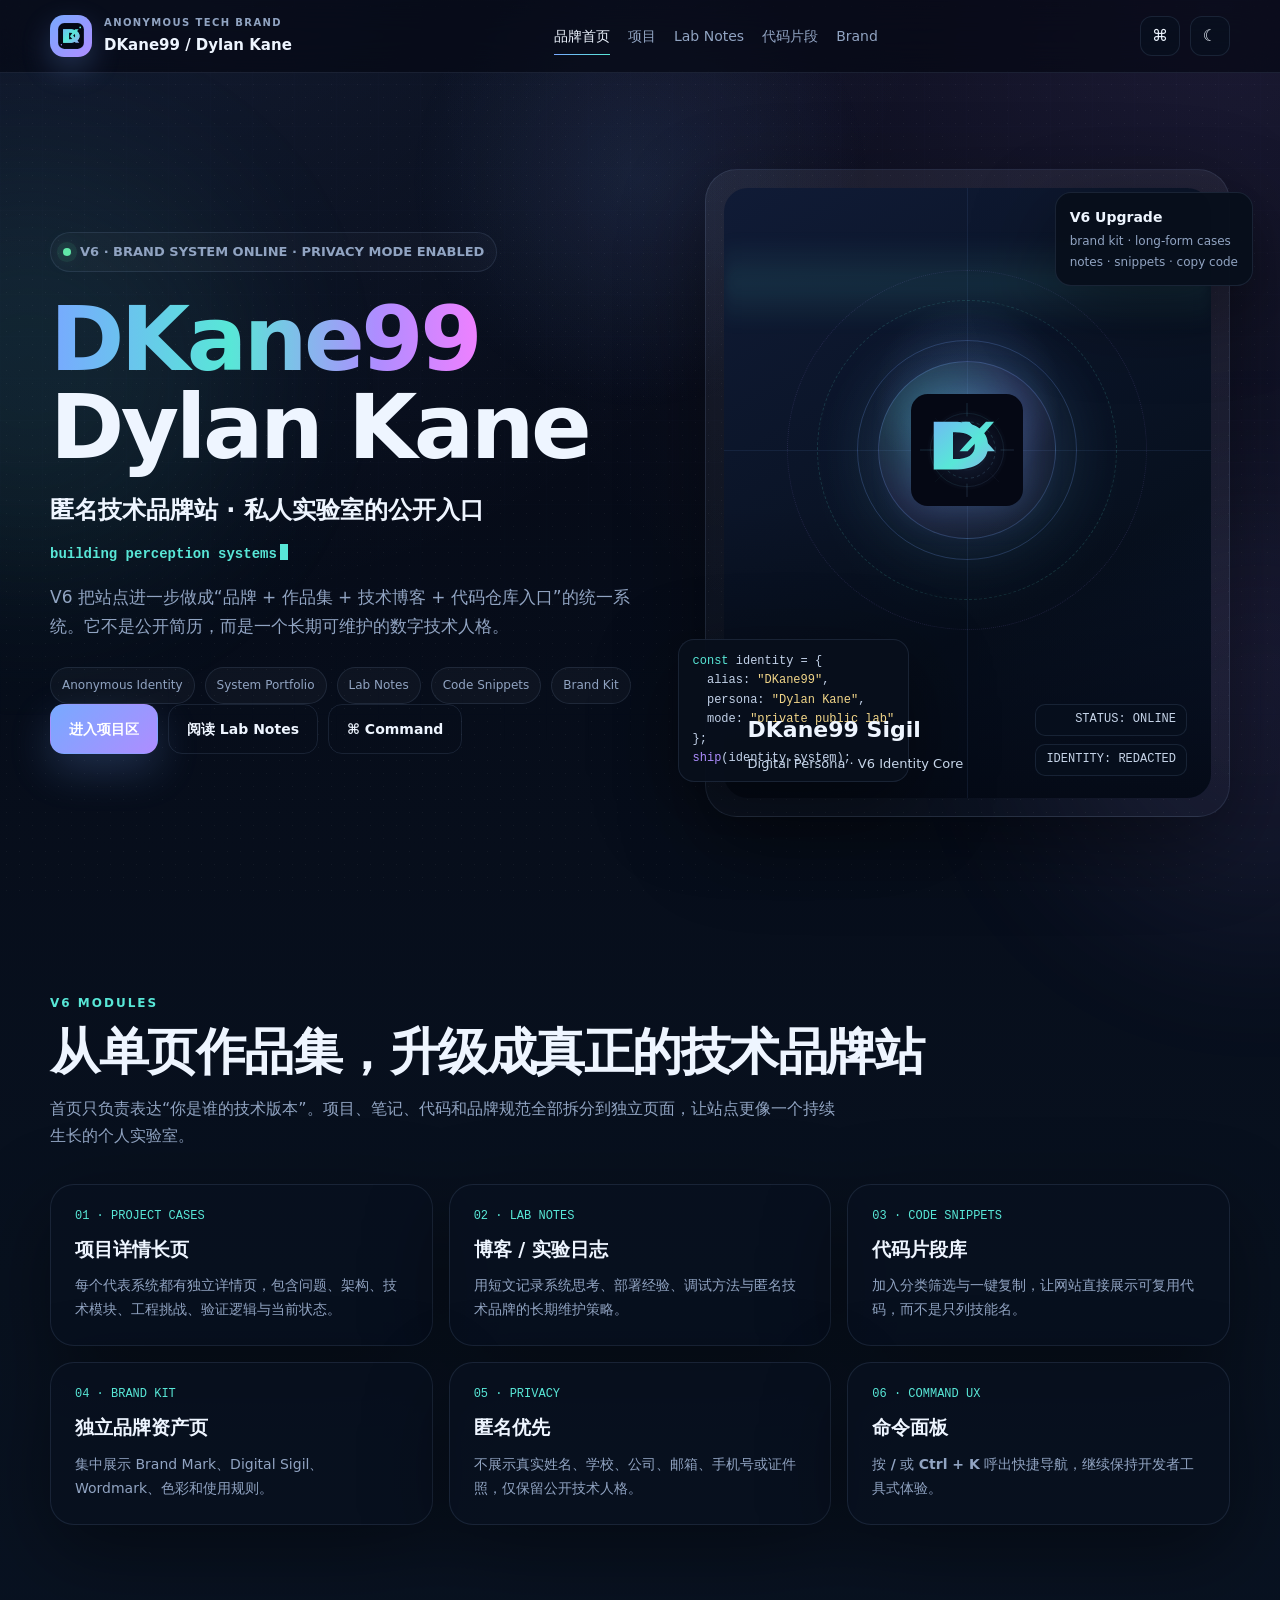
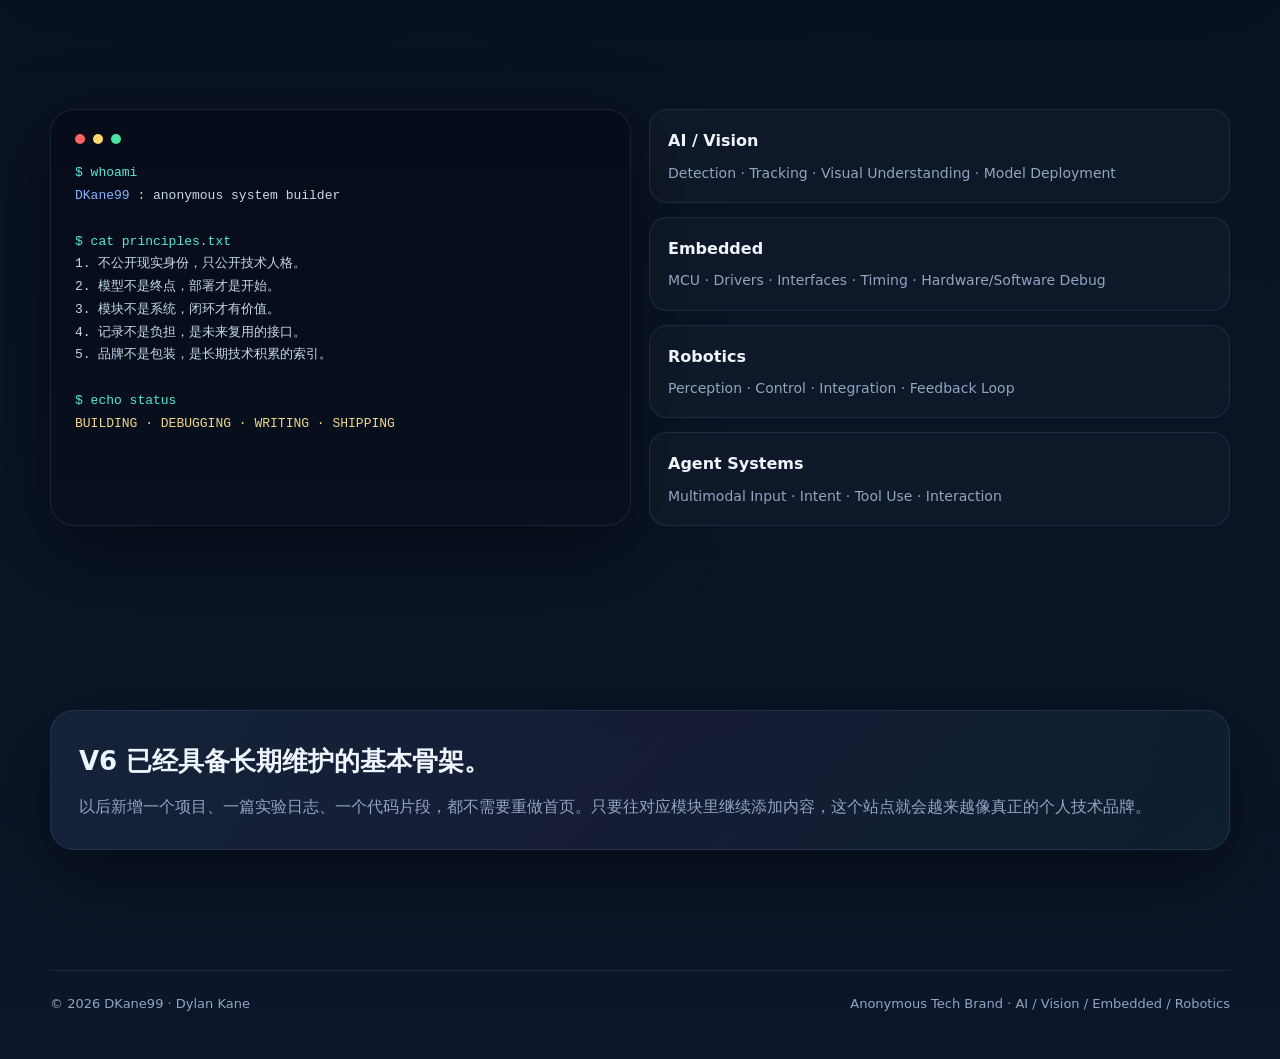
<file: index.html>
<!DOCTYPE html>
<html lang="zh-CN" data-theme="dark">
<head>
<meta charset="UTF-8"/><meta name="viewport" content="width=device-width,initial-scale=1.0"/>
<title>DKane99 · Dylan Kane — V6 Tech Brand</title><meta name="description" content="DKane99 V6 匿名技术品牌站首页。"/><meta name="theme-color" content="#050814"/>
<meta property="og:title" content="DKane99 · Dylan Kane — V6 Tech Brand"/><meta property="og:description" content="DKane99 V6 匿名技术品牌站首页。"/>
<meta property="og:image" content="https://dkane99.github.io/assets/og-cover.svg"/><meta property="og:type" content="website"/>
<link rel="icon" href="assets/favicon.svg" type="image/svg+xml"/><link rel="manifest" href="manifest.webmanifest"/><link rel="stylesheet" href="assets/style.css"/>
</head><body>
<div class="scroll-progress" id="scrollProgress"></div><div class="grid-bg"></div><div class="noise"></div><div class="mouse-glow"></div><div class="orb a"></div><div class="orb b"></div>
<div class="nav-wrap"><div class="container"><nav>
<a class="brand" href="index.html"><div class="mark"><img src="assets/logo.svg" alt="DKane99 logo"/></div><div><small>Anonymous Tech Brand</small><strong>DKane99 / Dylan Kane</strong></div></a>
<div class="nav-links"><a class="active" href="index.html">品牌首页</a><a class="" href="projects.html">项目</a><a class="" href="notes.html">Lab Notes</a><a class="" href="snippets.html">代码片段</a><a class="" href="brand.html">Brand</a></div><div class="nav-actions"><button class="icon-btn" id="commandBtn">⌘</button><button class="icon-btn" id="themeBtn">☾</button></div>
</nav></div></div>
<main>
<section class="hero container">
<div class="reveal">
<div class="eyebrow"><span class="pulse"></span> V6 · BRAND SYSTEM ONLINE · PRIVACY MODE ENABLED</div>
<h1><span class="gradient">DKane99</span><br/>Dylan Kane</h1>
<p class="subline">匿名技术品牌站 · 私人实验室的公开入口</p>
<div class="typing-line"><span id="typing"></span><span class="typing-caret"></span></div>
<p class="lead">V6 把站点进一步做成“品牌 + 作品集 + 技术博客 + 代码仓库入口”的统一系统。它不是公开简历，而是一个长期可维护的数字技术人格。</p>
<div class="hero-tags"><span class="tag">Anonymous Identity</span><span class="tag">System Portfolio</span><span class="tag">Lab Notes</span><span class="tag">Code Snippets</span><span class="tag">Brand Kit</span></div>
<div class="cta"><a class="btn primary" href="projects.html">进入项目区</a><a class="btn" href="notes.html">阅读 Lab Notes</a><button class="btn" onclick="openCommand()">⌘ Command</button></div>
</div>
<div class="hero-shell reveal" id="tiltCard">
<div class="visual-core"><div class="ring3"></div><div class="ring2"></div><div class="ring"></div><div class="cross"></div><div class="scanline"></div>
<div class="core-avatar"><img src="assets/sigil.svg" alt="DKane99 sigil"/></div>
<div class="hud"><div><strong>DKane99 Sigil</strong><small>Digital Persona · V6 Identity Core</small></div><div class="hud-status"><div class="badge">STATUS: ONLINE</div><div class="badge">IDENTITY: REDACTED</div></div></div></div>
<div class="float-panel float-a"><b>V6 Upgrade</b>brand kit · long-form cases<br/>notes · snippets · copy code</div>
<div class="float-panel float-b"><span class="x">const</span> identity = {<br/>&nbsp;&nbsp;alias: <span class="z">"DKane99"</span>,<br/>&nbsp;&nbsp;persona: <span class="z">"Dylan Kane"</span>,<br/>&nbsp;&nbsp;mode: <span class="z">"private public lab"</span><br/>};<br/><span class="y">ship</span>(identity.system);</div>
</div></section>
<section><div class="container">
<div class="section-head reveal"><div class="section-kicker">V6 Modules</div><h2 class="section-title">从单页作品集，升级成真正的技术品牌站</h2><p class="section-desc">首页只负责表达“你是谁的技术版本”。项目、笔记、代码和品牌规范全部拆分到独立页面，让站点更像一个持续生长的个人实验室。</p></div>
<div class="grid3">
<a class="card reveal" href="projects.html"><small>01 · PROJECT CASES</small><h3>项目详情长页</h3><p>每个代表系统都有独立详情页，包含问题、架构、技术模块、工程挑战、验证逻辑与当前状态。</p></a>
<a class="card reveal" href="notes.html"><small>02 · LAB NOTES</small><h3>博客 / 实验日志</h3><p>用短文记录系统思考、部署经验、调试方法与匿名技术品牌的长期维护策略。</p></a>
<a class="card reveal" href="snippets.html"><small>03 · CODE SNIPPETS</small><h3>代码片段库</h3><p>加入分类筛选与一键复制，让网站直接展示可复用代码，而不是只列技能名。</p></a>
<a class="card reveal" href="brand.html"><small>04 · BRAND KIT</small><h3>独立品牌资产页</h3><p>集中展示 Brand Mark、Digital Sigil、Wordmark、色彩和使用规则。</p></a>
<div class="card reveal"><small>05 · PRIVACY</small><h3>匿名优先</h3><p>不展示真实姓名、学校、公司、邮箱、手机号或证件照，仅保留公开技术人格。</p></div>
<div class="card reveal"><small>06 · COMMAND UX</small><h3>命令面板</h3><p>按 <strong>/</strong> 或 <strong>Ctrl + K</strong> 呼出快捷导航，继续保持开发者工具式体验。</p></div>
</div></div></section>
<section><div class="container"><div class="grid2">
<div class="terminal reveal"><div class="term-head"><span class="dotr"></span><span class="doty"></span><span class="dotg"></span></div><div class="term-body"><span class="term-cmd">$ whoami</span>
<span class="term-key">DKane99</span> : anonymous system builder

<span class="term-cmd">$ cat principles.txt</span>
1. 不公开现实身份，只公开技术人格。
2. 模型不是终点，部署才是开始。
3. 模块不是系统，闭环才有价值。
4. 记录不是负担，是未来复用的接口。
5. 品牌不是包装，是长期技术积累的索引。

<span class="term-cmd">$ echo status</span>
<span class="term-ok">BUILDING · DEBUGGING · WRITING · SHIPPING</span></div></div>
<div class="arch-list reveal"><div class="arch-item"><strong>AI / Vision</strong><span>Detection · Tracking · Visual Understanding · Model Deployment</span></div><div class="arch-item"><strong>Embedded</strong><span>MCU · Drivers · Interfaces · Timing · Hardware/Software Debug</span></div><div class="arch-item"><strong>Robotics</strong><span>Perception · Control · Integration · Feedback Loop</span></div><div class="arch-item"><strong>Agent Systems</strong><span>Multimodal Input · Intent · Tool Use · Interaction</span></div></div>
</div></div></section>
<section><div class="container"><div class="callout reveal"><h3>V6 已经具备长期维护的基本骨架。</h3><p>以后新增一个项目、一篇实验日志、一个代码片段，都不需要重做首页。只要往对应模块里继续添加内容，这个站点就会越来越像真正的个人技术品牌。</p></div></div></section>
</main>
<footer><div class="container footer-row"><span>© 2026 DKane99 · Dylan Kane</span><span>Anonymous Tech Brand · AI / Vision / Embedded / Robotics</span></div></footer>
<div class="command" id="command"><div class="command-box"><div class="command-input"><span>⌘</span><input id="commandSearch" placeholder="输入目标：projects / notes / snippets / brand / github" autocomplete="off"/></div><div class="command-list">
<div class="command-item" data-go="index.html"><span>品牌首页</span><kbd>home</kbd></div>
<div class="command-item" data-go="projects.html"><span>项目详情</span><kbd>projects</kbd></div>
<div class="command-item" data-go="notes.html"><span>Lab Notes</span><kbd>notes</kbd></div>
<div class="command-item" data-go="snippets.html"><span>代码片段</span><kbd>snippets</kbd></div>
<div class="command-item" data-go="brand.html"><span>品牌系统</span><kbd>brand</kbd></div>
<div class="command-item" data-go="https://github.com/DKane99"><span>打开 GitHub</span><kbd>github</kbd></div>
</div></div></div><script src="assets/script.js"></script></body></html>
</file>
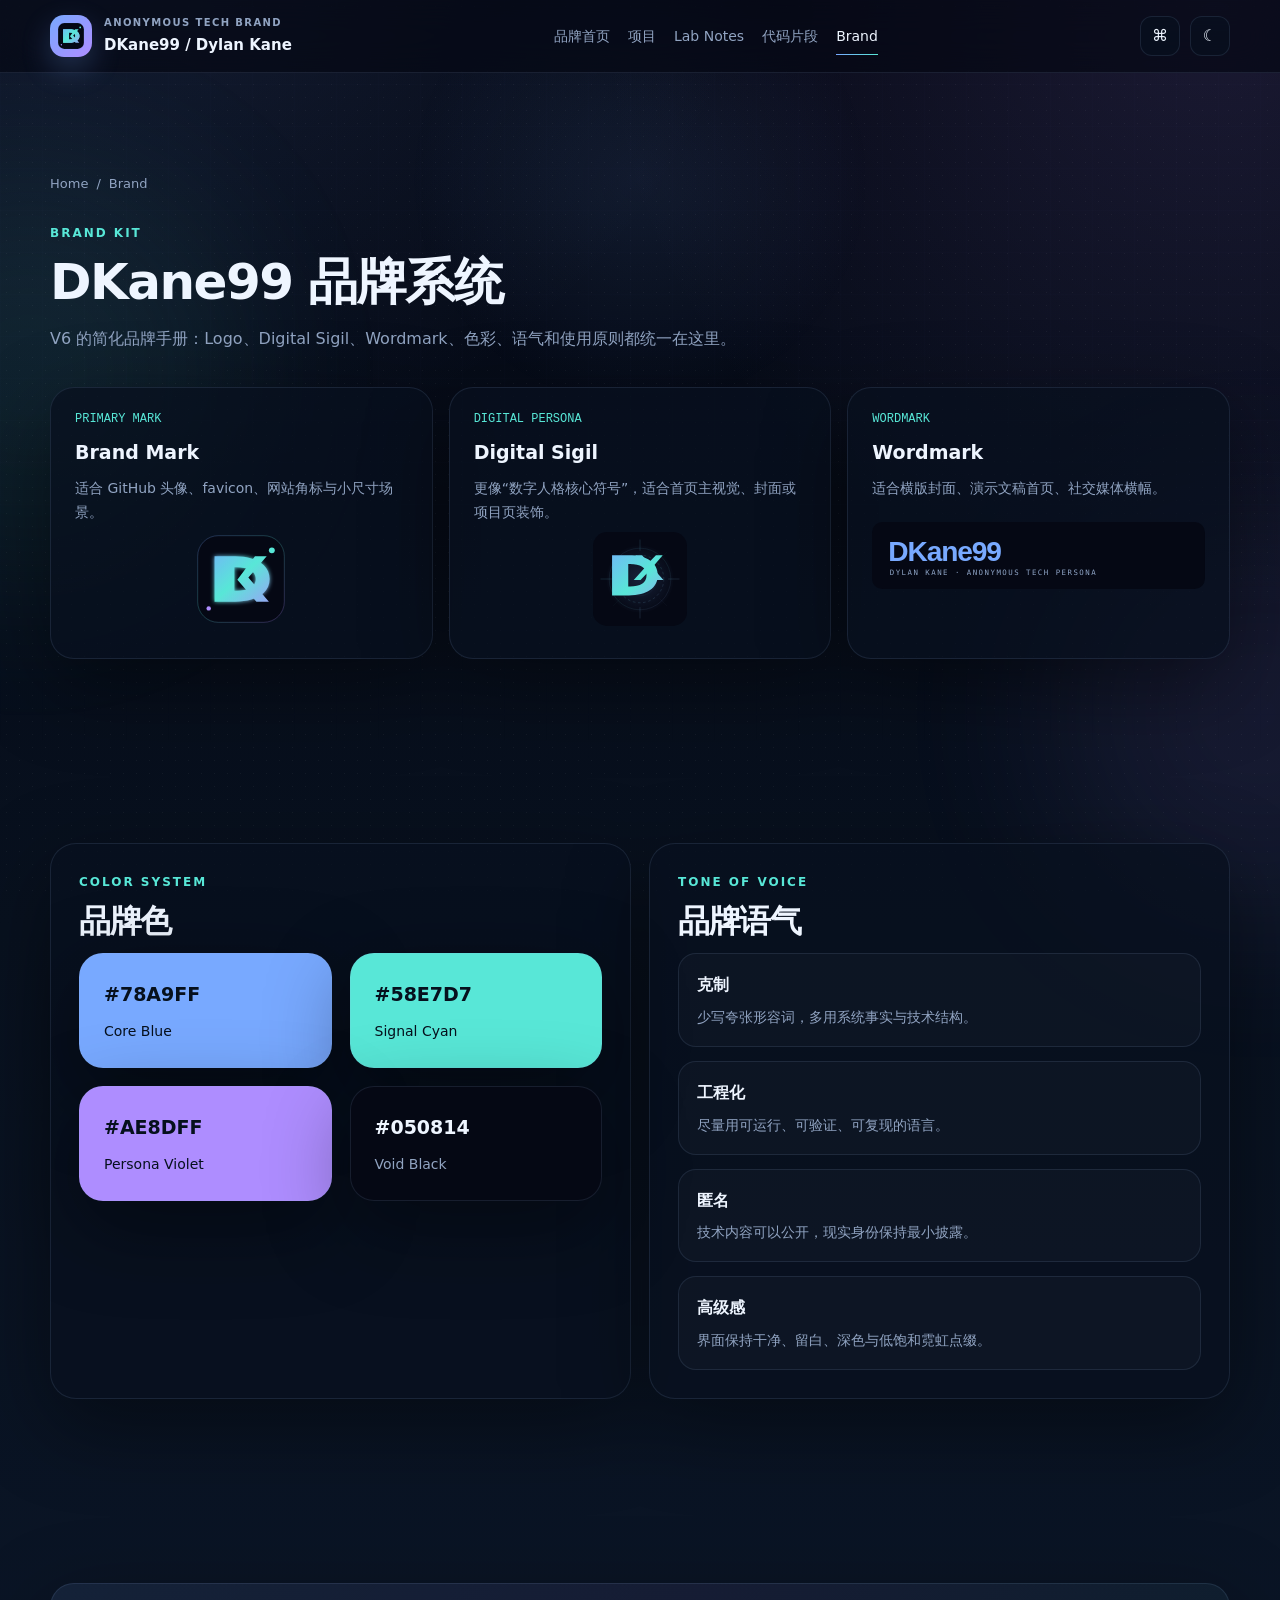
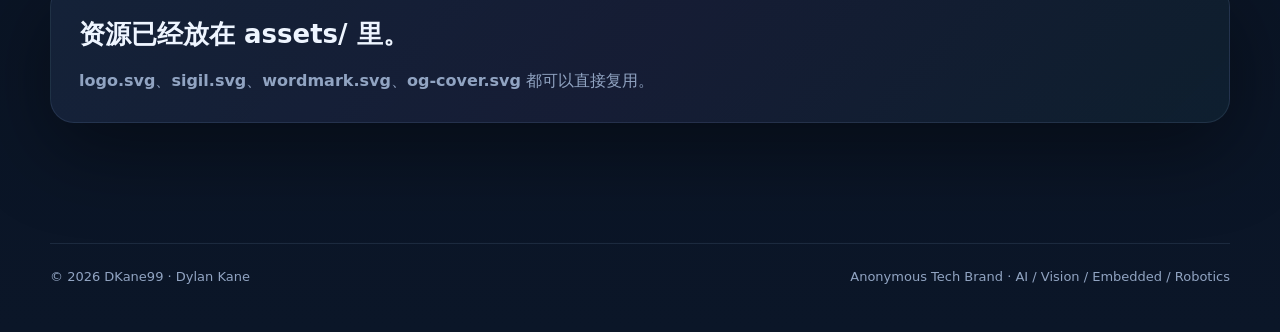
<file: brand.html>
<!DOCTYPE html>
<html lang="zh-CN" data-theme="dark">
<head>
<meta charset="UTF-8"/><meta name="viewport" content="width=device-width,initial-scale=1.0"/>
<title>DKane99 · Brand Kit</title><meta name="description" content="DKane99 品牌系统与视觉资产。"/><meta name="theme-color" content="#050814"/>
<meta property="og:title" content="DKane99 · Brand Kit"/><meta property="og:description" content="DKane99 品牌系统与视觉资产。"/>
<meta property="og:image" content="https://dkane99.github.io/assets/og-cover.svg"/><meta property="og:type" content="website"/>
<link rel="icon" href="assets/favicon.svg" type="image/svg+xml"/><link rel="manifest" href="manifest.webmanifest"/><link rel="stylesheet" href="assets/style.css"/>
</head><body>
<div class="scroll-progress" id="scrollProgress"></div><div class="grid-bg"></div><div class="noise"></div><div class="mouse-glow"></div><div class="orb a"></div><div class="orb b"></div>
<div class="nav-wrap"><div class="container"><nav>
<a class="brand" href="index.html"><div class="mark"><img src="assets/logo.svg" alt="DKane99 logo"/></div><div><small>Anonymous Tech Brand</small><strong>DKane99 / Dylan Kane</strong></div></a>
<div class="nav-links"><a class="" href="index.html">品牌首页</a><a class="" href="projects.html">项目</a><a class="" href="notes.html">Lab Notes</a><a class="" href="snippets.html">代码片段</a><a class="active" href="brand.html">Brand</a></div><div class="nav-actions"><button class="icon-btn" id="commandBtn">⌘</button><button class="icon-btn" id="themeBtn">☾</button></div>
</nav></div></div>
<main>
<section class="container" style="padding-top:72px"><div class="breadcrumbs"><a href="index.html">Home</a><span>/</span><span>Brand</span></div>
<div class="section-head reveal"><div class="section-kicker">Brand Kit</div><h1 class="section-title" style="margin-top:10px">DKane99 品牌系统</h1><p class="section-desc">V6 的简化品牌手册：Logo、Digital Sigil、Wordmark、色彩、语气和使用原则都统一在这里。</p></div>
<div class="grid3">
<div class="card reveal"><small>PRIMARY MARK</small><h3>Brand Mark</h3><p>适合 GitHub 头像、favicon、网站角标与小尺寸场景。</p><div class="logo-show"><img src="assets/logo.svg" alt="Brand Mark"/></div></div>
<div class="card reveal"><small>DIGITAL PERSONA</small><h3>Digital Sigil</h3><p>更像“数字人格核心符号”，适合首页主视觉、封面或项目页装饰。</p><div class="logo-show"><img src="assets/sigil.svg" alt="Digital Sigil"/></div></div>
<div class="card reveal"><small>WORDMARK</small><h3>Wordmark</h3><p>适合横版封面、演示文稿首页、社交媒体横幅。</p><div class="logo-show"><img src="assets/wordmark.svg" alt="Wordmark"/></div></div>
</div></section>
<section><div class="container"><div class="grid2">
<div class="panel pad reveal"><div class="section-kicker">Color System</div><h2 class="section-title" style="font-size:32px">品牌色</h2><div class="grid2"><div class="card" style="background:#78A9FF;color:#06101d"><h3>#78A9FF</h3><p style="color:#06101d">Core Blue</p></div><div class="card" style="background:#58E7D7;color:#06101d"><h3>#58E7D7</h3><p style="color:#06101d">Signal Cyan</p></div><div class="card" style="background:#AE8DFF;color:#06101d"><h3>#AE8DFF</h3><p style="color:#06101d">Persona Violet</p></div><div class="card" style="background:#050814"><h3>#050814</h3><p>Void Black</p></div></div></div>
<div class="panel pad reveal"><div class="section-kicker">Tone of Voice</div><h2 class="section-title" style="font-size:32px">品牌语气</h2><div class="arch-list"><div class="arch-item"><strong>克制</strong><span>少写夸张形容词，多用系统事实与技术结构。</span></div><div class="arch-item"><strong>工程化</strong><span>尽量用可运行、可验证、可复现的语言。</span></div><div class="arch-item"><strong>匿名</strong><span>技术内容可以公开，现实身份保持最小披露。</span></div><div class="arch-item"><strong>高级感</strong><span>界面保持干净、留白、深色与低饱和霓虹点缀。</span></div></div></div>
</div></div></section>
<section><div class="container"><div class="callout reveal"><h3>资源已经放在 assets/ 里。</h3><p><strong>logo.svg</strong>、<strong>sigil.svg</strong>、<strong>wordmark.svg</strong>、<strong>og-cover.svg</strong> 都可以直接复用。</p></div></div></section>
</main>
<footer><div class="container footer-row"><span>© 2026 DKane99 · Dylan Kane</span><span>Anonymous Tech Brand · AI / Vision / Embedded / Robotics</span></div></footer>
<div class="command" id="command"><div class="command-box"><div class="command-input"><span>⌘</span><input id="commandSearch" placeholder="输入目标：projects / notes / snippets / brand / github" autocomplete="off"/></div><div class="command-list">
<div class="command-item" data-go="index.html"><span>品牌首页</span><kbd>home</kbd></div>
<div class="command-item" data-go="projects.html"><span>项目详情</span><kbd>projects</kbd></div>
<div class="command-item" data-go="notes.html"><span>Lab Notes</span><kbd>notes</kbd></div>
<div class="command-item" data-go="snippets.html"><span>代码片段</span><kbd>snippets</kbd></div>
<div class="command-item" data-go="brand.html"><span>品牌系统</span><kbd>brand</kbd></div>
<div class="command-item" data-go="https://github.com/DKane99"><span>打开 GitHub</span><kbd>github</kbd></div>
</div></div></div><script src="assets/script.js"></script></body></html>
</file>
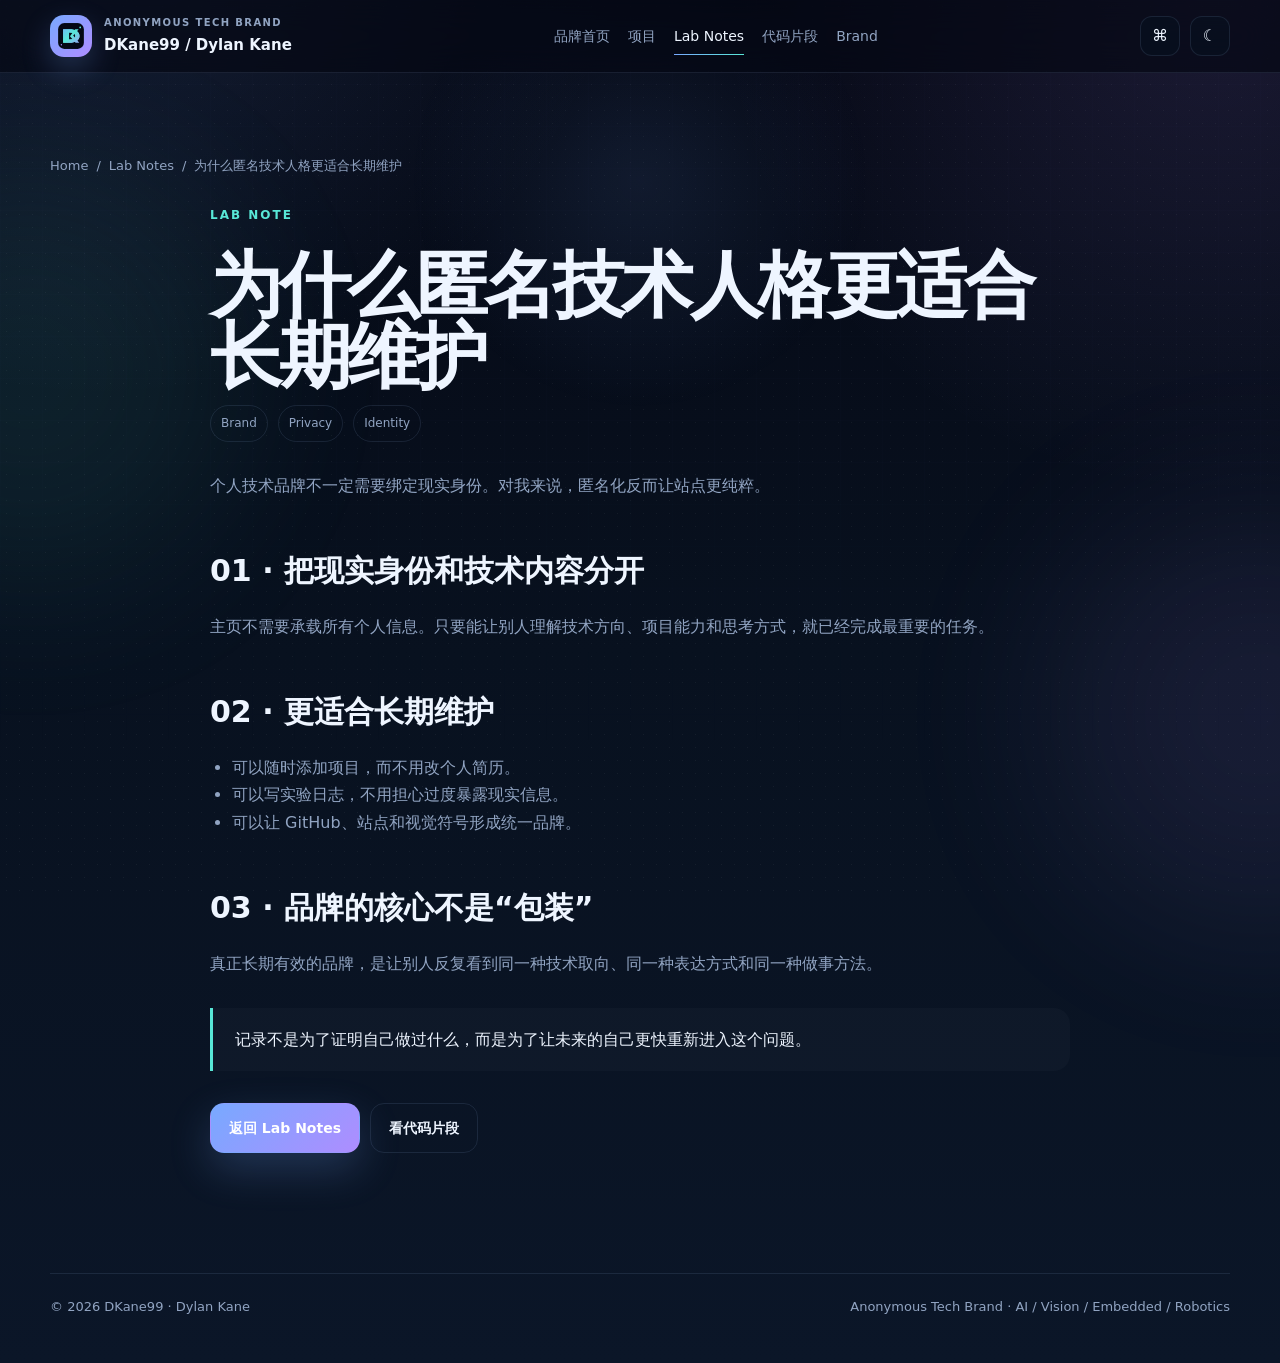
<file: note-anonymous-brand.html>
<!DOCTYPE html>
<html lang="zh-CN" data-theme="dark">
<head>
<meta charset="UTF-8"/><meta name="viewport" content="width=device-width,initial-scale=1.0"/>
<title>DKane99 · 为什么匿名技术人格更适合长期维护</title><meta name="description" content="个人技术品牌不一定需要绑定现实身份。对我来说，匿名化反而让站点更纯粹。"/><meta name="theme-color" content="#050814"/>
<meta property="og:title" content="DKane99 · 为什么匿名技术人格更适合长期维护"/><meta property="og:description" content="个人技术品牌不一定需要绑定现实身份。对我来说，匿名化反而让站点更纯粹。"/>
<meta property="og:image" content="https://dkane99.github.io/assets/og-cover.svg"/><meta property="og:type" content="website"/>
<link rel="icon" href="assets/favicon.svg" type="image/svg+xml"/><link rel="manifest" href="manifest.webmanifest"/><link rel="stylesheet" href="assets/style.css"/>
</head><body>
<div class="scroll-progress" id="scrollProgress"></div><div class="grid-bg"></div><div class="noise"></div><div class="mouse-glow"></div><div class="orb a"></div><div class="orb b"></div>
<div class="nav-wrap"><div class="container"><nav>
<a class="brand" href="index.html"><div class="mark"><img src="assets/logo.svg" alt="DKane99 logo"/></div><div><small>Anonymous Tech Brand</small><strong>DKane99 / Dylan Kane</strong></div></a>
<div class="nav-links"><a class="" href="index.html">品牌首页</a><a class="" href="projects.html">项目</a><a class="active" href="notes.html">Lab Notes</a><a class="" href="snippets.html">代码片段</a><a class="" href="brand.html">Brand</a></div><div class="nav-actions"><button class="icon-btn" id="commandBtn">⌘</button><button class="icon-btn" id="themeBtn">☾</button></div>
</nav></div></div>
<main><section class="container" style="padding-top:54px"><div class="breadcrumbs"><a href="index.html">Home</a><span>/</span><a href="notes.html">Lab Notes</a><span>/</span><span>为什么匿名技术人格更适合长期维护</span></div><article class="article reveal"><div class="section-kicker">Lab Note</div><h1>为什么匿名技术人格更适合长期维护</h1><div class="article-meta"><span>Brand</span><span>Privacy</span><span>Identity</span></div><p class="lead">个人技术品牌不一定需要绑定现实身份。对我来说，匿名化反而让站点更纯粹。</p><h2>01 · 把现实身份和技术内容分开</h2><p>主页不需要承载所有个人信息。只要能让别人理解技术方向、项目能力和思考方式，就已经完成最重要的任务。</p><h2>02 · 更适合长期维护</h2><ul><li>可以随时添加项目，而不用改个人简历。</li><li>可以写实验日志，不用担心过度暴露现实信息。</li><li>可以让 GitHub、站点和视觉符号形成统一品牌。</li></ul><h2>03 · 品牌的核心不是“包装”</h2><p>真正长期有效的品牌，是让别人反复看到同一种技术取向、同一种表达方式和同一种做事方法。</p><blockquote>记录不是为了证明自己做过什么，而是为了让未来的自己更快重新进入这个问题。</blockquote><div class="cta" style="margin-top:32px"><a class="btn primary" href="notes.html">返回 Lab Notes</a><a class="btn" href="snippets.html">看代码片段</a></div></article></section></main>
<footer><div class="container footer-row"><span>© 2026 DKane99 · Dylan Kane</span><span>Anonymous Tech Brand · AI / Vision / Embedded / Robotics</span></div></footer>
<div class="command" id="command"><div class="command-box"><div class="command-input"><span>⌘</span><input id="commandSearch" placeholder="输入目标：projects / notes / snippets / brand / github" autocomplete="off"/></div><div class="command-list">
<div class="command-item" data-go="index.html"><span>品牌首页</span><kbd>home</kbd></div>
<div class="command-item" data-go="projects.html"><span>项目详情</span><kbd>projects</kbd></div>
<div class="command-item" data-go="notes.html"><span>Lab Notes</span><kbd>notes</kbd></div>
<div class="command-item" data-go="snippets.html"><span>代码片段</span><kbd>snippets</kbd></div>
<div class="command-item" data-go="brand.html"><span>品牌系统</span><kbd>brand</kbd></div>
<div class="command-item" data-go="https://github.com/DKane99"><span>打开 GitHub</span><kbd>github</kbd></div>
</div></div></div><script src="assets/script.js"></script></body></html>
</file>
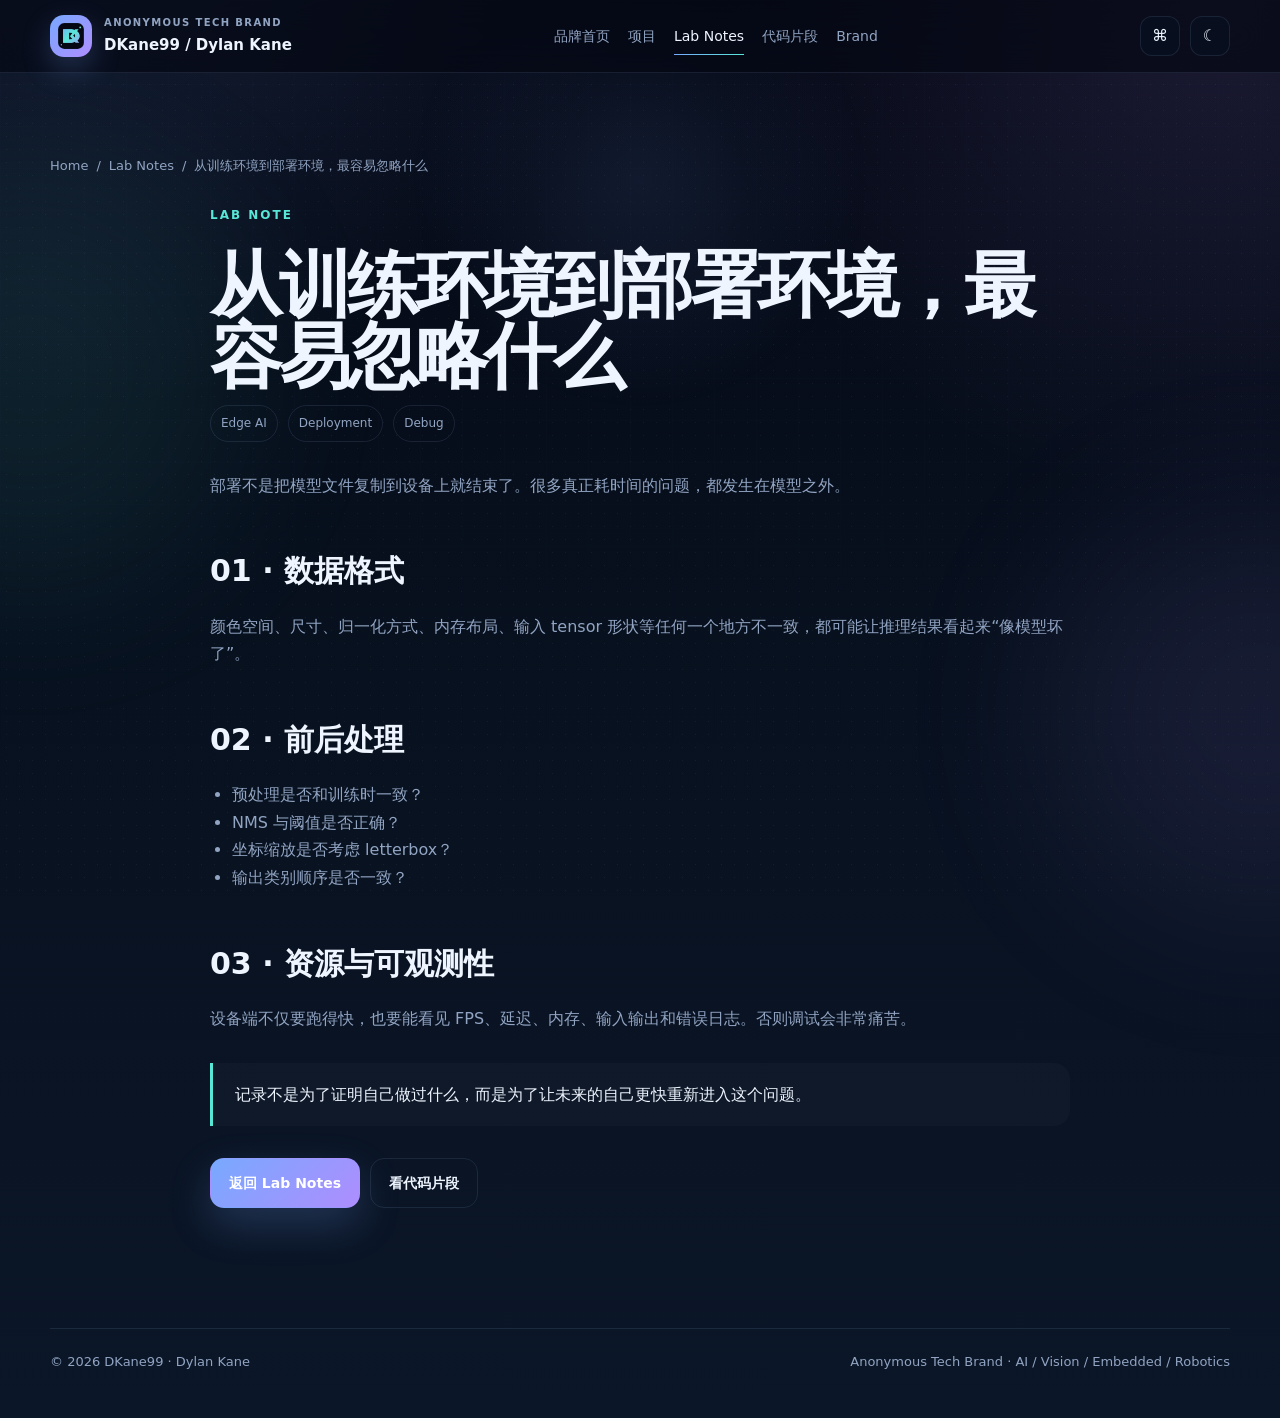
<file: note-edge-deployment.html>
<!DOCTYPE html>
<html lang="zh-CN" data-theme="dark">
<head>
<meta charset="UTF-8"/><meta name="viewport" content="width=device-width,initial-scale=1.0"/>
<title>DKane99 · 从训练环境到部署环境，最容易忽略什么</title><meta name="description" content="部署不是把模型文件复制到设备上就结束了。很多真正耗时间的问题，都发生在模型之外。"/><meta name="theme-color" content="#050814"/>
<meta property="og:title" content="DKane99 · 从训练环境到部署环境，最容易忽略什么"/><meta property="og:description" content="部署不是把模型文件复制到设备上就结束了。很多真正耗时间的问题，都发生在模型之外。"/>
<meta property="og:image" content="https://dkane99.github.io/assets/og-cover.svg"/><meta property="og:type" content="website"/>
<link rel="icon" href="assets/favicon.svg" type="image/svg+xml"/><link rel="manifest" href="manifest.webmanifest"/><link rel="stylesheet" href="assets/style.css"/>
</head><body>
<div class="scroll-progress" id="scrollProgress"></div><div class="grid-bg"></div><div class="noise"></div><div class="mouse-glow"></div><div class="orb a"></div><div class="orb b"></div>
<div class="nav-wrap"><div class="container"><nav>
<a class="brand" href="index.html"><div class="mark"><img src="assets/logo.svg" alt="DKane99 logo"/></div><div><small>Anonymous Tech Brand</small><strong>DKane99 / Dylan Kane</strong></div></a>
<div class="nav-links"><a class="" href="index.html">品牌首页</a><a class="" href="projects.html">项目</a><a class="active" href="notes.html">Lab Notes</a><a class="" href="snippets.html">代码片段</a><a class="" href="brand.html">Brand</a></div><div class="nav-actions"><button class="icon-btn" id="commandBtn">⌘</button><button class="icon-btn" id="themeBtn">☾</button></div>
</nav></div></div>
<main><section class="container" style="padding-top:54px"><div class="breadcrumbs"><a href="index.html">Home</a><span>/</span><a href="notes.html">Lab Notes</a><span>/</span><span>从训练环境到部署环境，最容易忽略什么</span></div><article class="article reveal"><div class="section-kicker">Lab Note</div><h1>从训练环境到部署环境，最容易忽略什么</h1><div class="article-meta"><span>Edge AI</span><span>Deployment</span><span>Debug</span></div><p class="lead">部署不是把模型文件复制到设备上就结束了。很多真正耗时间的问题，都发生在模型之外。</p><h2>01 · 数据格式</h2><p>颜色空间、尺寸、归一化方式、内存布局、输入 tensor 形状等任何一个地方不一致，都可能让推理结果看起来“像模型坏了”。</p><h2>02 · 前后处理</h2><ul><li>预处理是否和训练时一致？</li><li>NMS 与阈值是否正确？</li><li>坐标缩放是否考虑 letterbox？</li><li>输出类别顺序是否一致？</li></ul><h2>03 · 资源与可观测性</h2><p>设备端不仅要跑得快，也要能看见 FPS、延迟、内存、输入输出和错误日志。否则调试会非常痛苦。</p><blockquote>记录不是为了证明自己做过什么，而是为了让未来的自己更快重新进入这个问题。</blockquote><div class="cta" style="margin-top:32px"><a class="btn primary" href="notes.html">返回 Lab Notes</a><a class="btn" href="snippets.html">看代码片段</a></div></article></section></main>
<footer><div class="container footer-row"><span>© 2026 DKane99 · Dylan Kane</span><span>Anonymous Tech Brand · AI / Vision / Embedded / Robotics</span></div></footer>
<div class="command" id="command"><div class="command-box"><div class="command-input"><span>⌘</span><input id="commandSearch" placeholder="输入目标：projects / notes / snippets / brand / github" autocomplete="off"/></div><div class="command-list">
<div class="command-item" data-go="index.html"><span>品牌首页</span><kbd>home</kbd></div>
<div class="command-item" data-go="projects.html"><span>项目详情</span><kbd>projects</kbd></div>
<div class="command-item" data-go="notes.html"><span>Lab Notes</span><kbd>notes</kbd></div>
<div class="command-item" data-go="snippets.html"><span>代码片段</span><kbd>snippets</kbd></div>
<div class="command-item" data-go="brand.html"><span>品牌系统</span><kbd>brand</kbd></div>
<div class="command-item" data-go="https://github.com/DKane99"><span>打开 GitHub</span><kbd>github</kbd></div>
</div></div></div><script src="assets/script.js"></script></body></html>
</file>
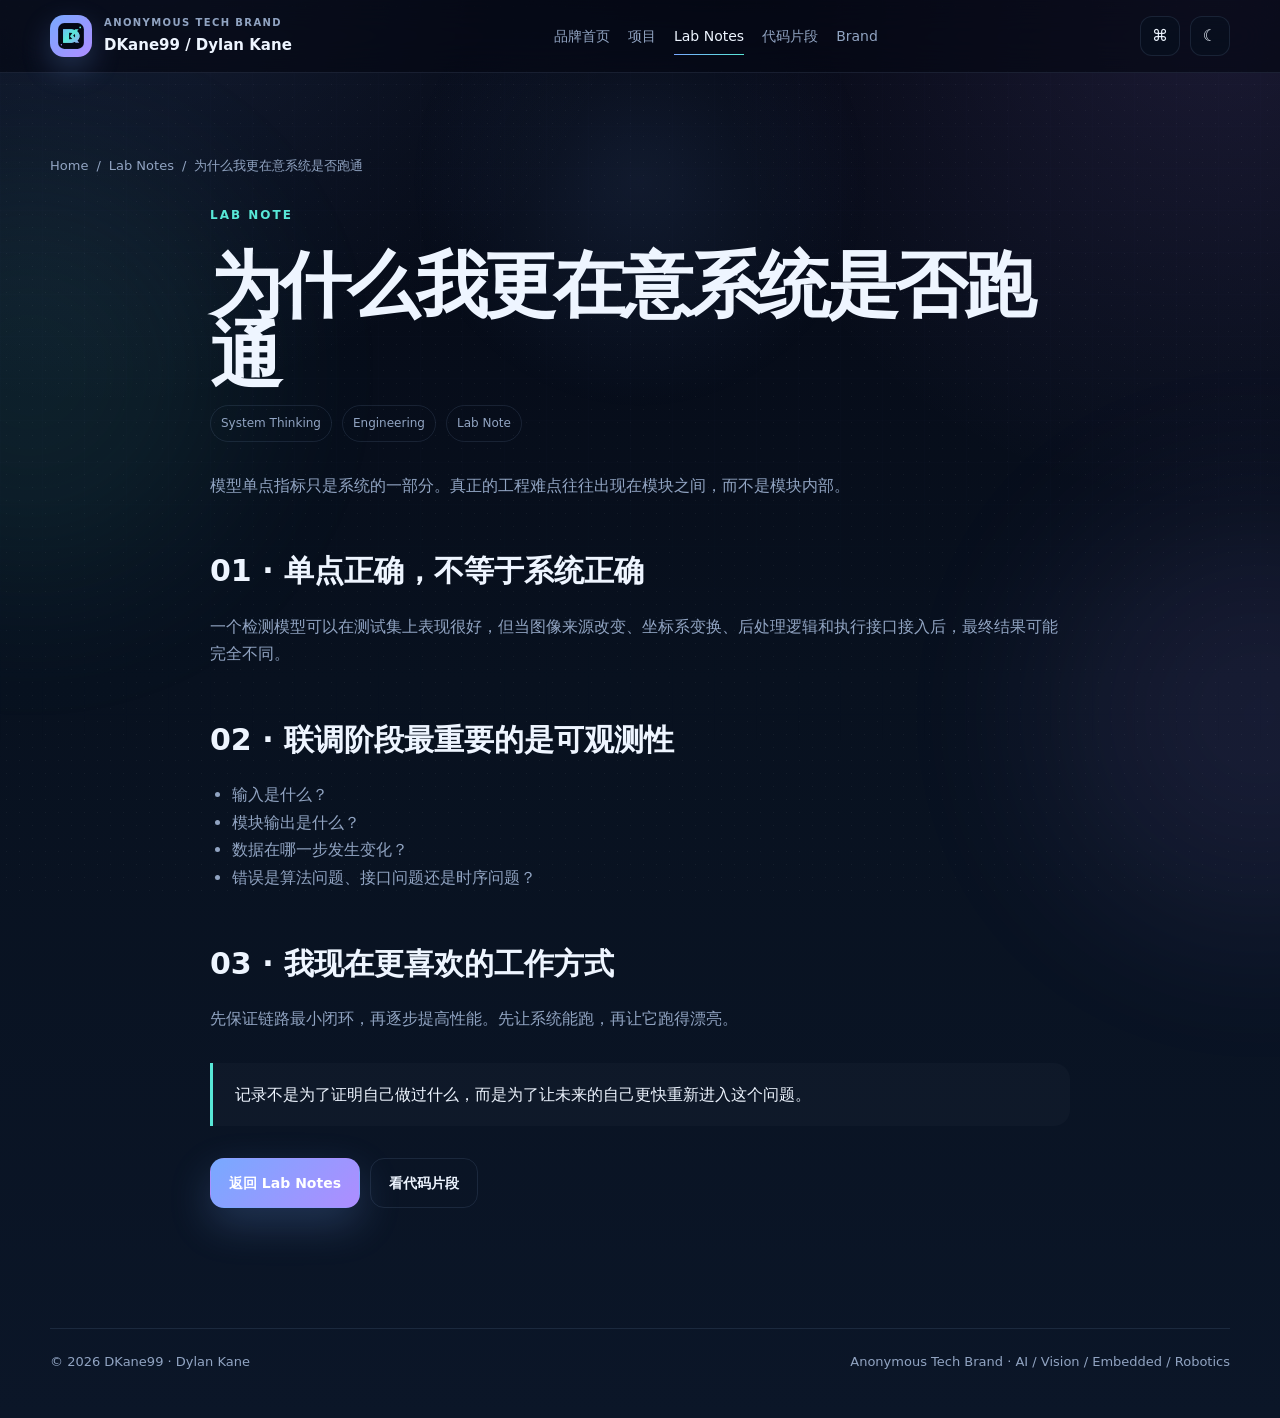
<file: note-system-thinking.html>
<!DOCTYPE html>
<html lang="zh-CN" data-theme="dark">
<head>
<meta charset="UTF-8"/><meta name="viewport" content="width=device-width,initial-scale=1.0"/>
<title>DKane99 · 为什么我更在意系统是否跑通</title><meta name="description" content="模型单点指标只是系统的一部分。真正的工程难点往往出现在模块之间，而不是模块内部。"/><meta name="theme-color" content="#050814"/>
<meta property="og:title" content="DKane99 · 为什么我更在意系统是否跑通"/><meta property="og:description" content="模型单点指标只是系统的一部分。真正的工程难点往往出现在模块之间，而不是模块内部。"/>
<meta property="og:image" content="https://dkane99.github.io/assets/og-cover.svg"/><meta property="og:type" content="website"/>
<link rel="icon" href="assets/favicon.svg" type="image/svg+xml"/><link rel="manifest" href="manifest.webmanifest"/><link rel="stylesheet" href="assets/style.css"/>
</head><body>
<div class="scroll-progress" id="scrollProgress"></div><div class="grid-bg"></div><div class="noise"></div><div class="mouse-glow"></div><div class="orb a"></div><div class="orb b"></div>
<div class="nav-wrap"><div class="container"><nav>
<a class="brand" href="index.html"><div class="mark"><img src="assets/logo.svg" alt="DKane99 logo"/></div><div><small>Anonymous Tech Brand</small><strong>DKane99 / Dylan Kane</strong></div></a>
<div class="nav-links"><a class="" href="index.html">品牌首页</a><a class="" href="projects.html">项目</a><a class="active" href="notes.html">Lab Notes</a><a class="" href="snippets.html">代码片段</a><a class="" href="brand.html">Brand</a></div><div class="nav-actions"><button class="icon-btn" id="commandBtn">⌘</button><button class="icon-btn" id="themeBtn">☾</button></div>
</nav></div></div>
<main><section class="container" style="padding-top:54px"><div class="breadcrumbs"><a href="index.html">Home</a><span>/</span><a href="notes.html">Lab Notes</a><span>/</span><span>为什么我更在意系统是否跑通</span></div><article class="article reveal"><div class="section-kicker">Lab Note</div><h1>为什么我更在意系统是否跑通</h1><div class="article-meta"><span>System Thinking</span><span>Engineering</span><span>Lab Note</span></div><p class="lead">模型单点指标只是系统的一部分。真正的工程难点往往出现在模块之间，而不是模块内部。</p><h2>01 · 单点正确，不等于系统正确</h2><p>一个检测模型可以在测试集上表现很好，但当图像来源改变、坐标系变换、后处理逻辑和执行接口接入后，最终结果可能完全不同。</p><h2>02 · 联调阶段最重要的是可观测性</h2><ul><li>输入是什么？</li><li>模块输出是什么？</li><li>数据在哪一步发生变化？</li><li>错误是算法问题、接口问题还是时序问题？</li></ul><h2>03 · 我现在更喜欢的工作方式</h2><p>先保证链路最小闭环，再逐步提高性能。先让系统能跑，再让它跑得漂亮。</p><blockquote>记录不是为了证明自己做过什么，而是为了让未来的自己更快重新进入这个问题。</blockquote><div class="cta" style="margin-top:32px"><a class="btn primary" href="notes.html">返回 Lab Notes</a><a class="btn" href="snippets.html">看代码片段</a></div></article></section></main>
<footer><div class="container footer-row"><span>© 2026 DKane99 · Dylan Kane</span><span>Anonymous Tech Brand · AI / Vision / Embedded / Robotics</span></div></footer>
<div class="command" id="command"><div class="command-box"><div class="command-input"><span>⌘</span><input id="commandSearch" placeholder="输入目标：projects / notes / snippets / brand / github" autocomplete="off"/></div><div class="command-list">
<div class="command-item" data-go="index.html"><span>品牌首页</span><kbd>home</kbd></div>
<div class="command-item" data-go="projects.html"><span>项目详情</span><kbd>projects</kbd></div>
<div class="command-item" data-go="notes.html"><span>Lab Notes</span><kbd>notes</kbd></div>
<div class="command-item" data-go="snippets.html"><span>代码片段</span><kbd>snippets</kbd></div>
<div class="command-item" data-go="brand.html"><span>品牌系统</span><kbd>brand</kbd></div>
<div class="command-item" data-go="https://github.com/DKane99"><span>打开 GitHub</span><kbd>github</kbd></div>
</div></div></div><script src="assets/script.js"></script></body></html>
</file>
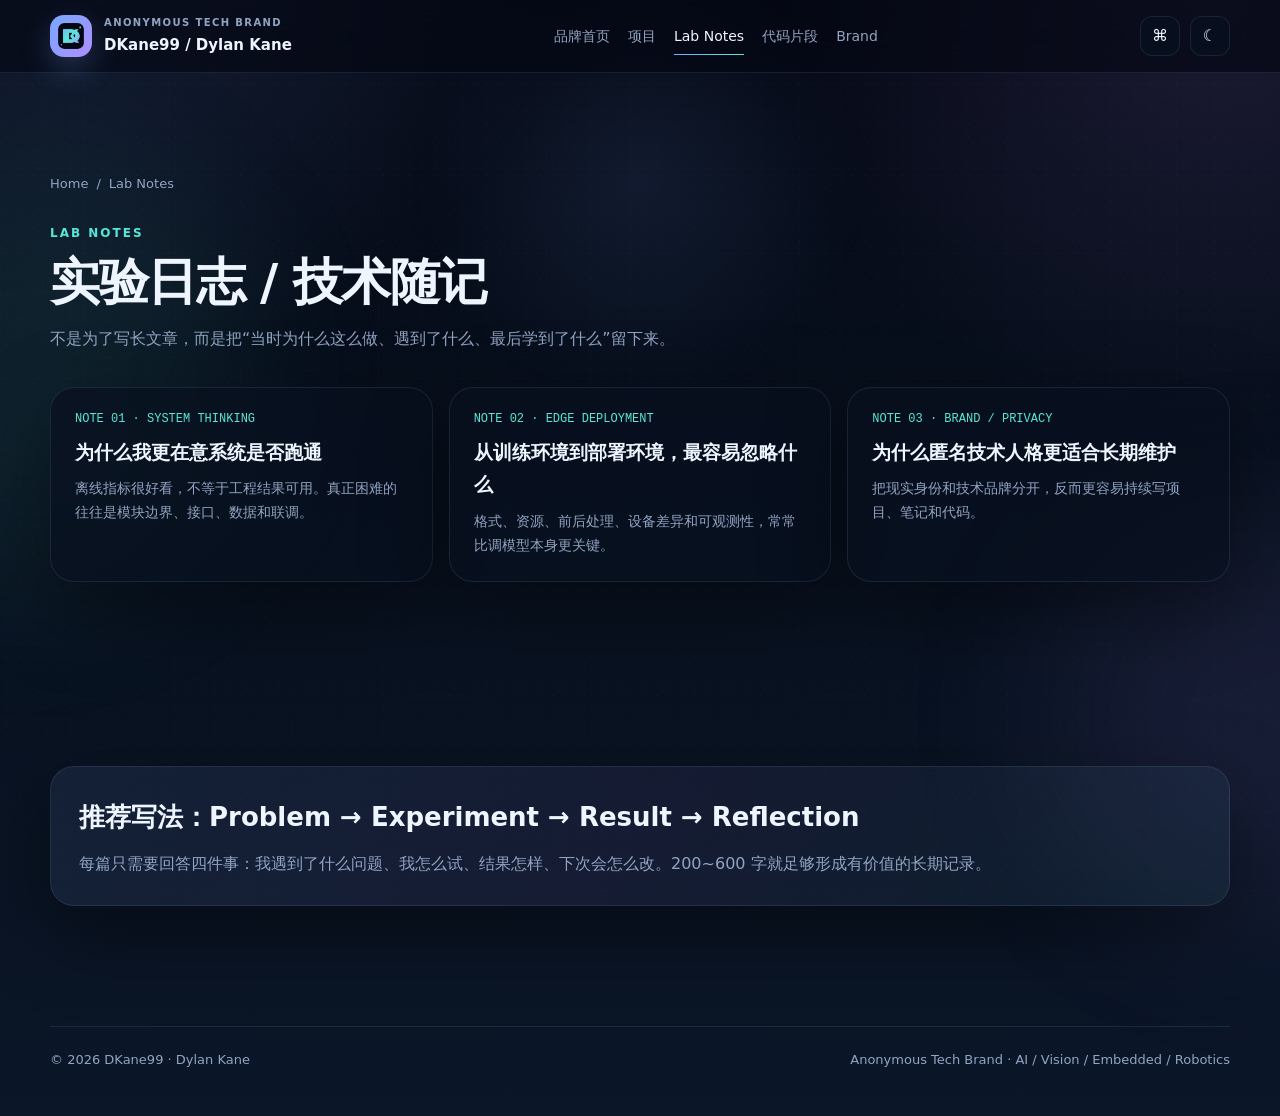
<file: notes.html>
<!DOCTYPE html>
<html lang="zh-CN" data-theme="dark">
<head>
<meta charset="UTF-8"/><meta name="viewport" content="width=device-width,initial-scale=1.0"/>
<title>DKane99 · Lab Notes</title><meta name="description" content="DKane99 Lab Notes：实验日志与技术随记。"/><meta name="theme-color" content="#050814"/>
<meta property="og:title" content="DKane99 · Lab Notes"/><meta property="og:description" content="DKane99 Lab Notes：实验日志与技术随记。"/>
<meta property="og:image" content="https://dkane99.github.io/assets/og-cover.svg"/><meta property="og:type" content="website"/>
<link rel="icon" href="assets/favicon.svg" type="image/svg+xml"/><link rel="manifest" href="manifest.webmanifest"/><link rel="stylesheet" href="assets/style.css"/>
</head><body>
<div class="scroll-progress" id="scrollProgress"></div><div class="grid-bg"></div><div class="noise"></div><div class="mouse-glow"></div><div class="orb a"></div><div class="orb b"></div>
<div class="nav-wrap"><div class="container"><nav>
<a class="brand" href="index.html"><div class="mark"><img src="assets/logo.svg" alt="DKane99 logo"/></div><div><small>Anonymous Tech Brand</small><strong>DKane99 / Dylan Kane</strong></div></a>
<div class="nav-links"><a class="" href="index.html">品牌首页</a><a class="" href="projects.html">项目</a><a class="active" href="notes.html">Lab Notes</a><a class="" href="snippets.html">代码片段</a><a class="" href="brand.html">Brand</a></div><div class="nav-actions"><button class="icon-btn" id="commandBtn">⌘</button><button class="icon-btn" id="themeBtn">☾</button></div>
</nav></div></div>
<main>
<section class="container" style="padding-top:72px"><div class="breadcrumbs"><a href="index.html">Home</a><span>/</span><span>Lab Notes</span></div>
<div class="section-head reveal"><div class="section-kicker">Lab Notes</div><h1 class="section-title" style="margin-top:10px">实验日志 / 技术随记</h1><p class="section-desc">不是为了写长文章，而是把“当时为什么这么做、遇到了什么、最后学到了什么”留下来。</p></div>
<div class="grid3"><a class="card reveal" href="note-system-thinking.html"><small>NOTE 01 · SYSTEM THINKING</small><h3>为什么我更在意系统是否跑通</h3><p>离线指标很好看，不等于工程结果可用。真正困难的往往是模块边界、接口、数据和联调。</p></a><a class="card reveal" href="note-edge-deployment.html"><small>NOTE 02 · EDGE DEPLOYMENT</small><h3>从训练环境到部署环境，最容易忽略什么</h3><p>格式、资源、前后处理、设备差异和可观测性，常常比调模型本身更关键。</p></a><a class="card reveal" href="note-anonymous-brand.html"><small>NOTE 03 · BRAND / PRIVACY</small><h3>为什么匿名技术人格更适合长期维护</h3><p>把现实身份和技术品牌分开，反而更容易持续写项目、笔记和代码。</p></a></div></section>
<section><div class="container"><div class="callout reveal"><h3>推荐写法：Problem → Experiment → Result → Reflection</h3><p>每篇只需要回答四件事：我遇到了什么问题、我怎么试、结果怎样、下次会怎么改。200~600 字就足够形成有价值的长期记录。</p></div></div></section>
</main>
<footer><div class="container footer-row"><span>© 2026 DKane99 · Dylan Kane</span><span>Anonymous Tech Brand · AI / Vision / Embedded / Robotics</span></div></footer>
<div class="command" id="command"><div class="command-box"><div class="command-input"><span>⌘</span><input id="commandSearch" placeholder="输入目标：projects / notes / snippets / brand / github" autocomplete="off"/></div><div class="command-list">
<div class="command-item" data-go="index.html"><span>品牌首页</span><kbd>home</kbd></div>
<div class="command-item" data-go="projects.html"><span>项目详情</span><kbd>projects</kbd></div>
<div class="command-item" data-go="notes.html"><span>Lab Notes</span><kbd>notes</kbd></div>
<div class="command-item" data-go="snippets.html"><span>代码片段</span><kbd>snippets</kbd></div>
<div class="command-item" data-go="brand.html"><span>品牌系统</span><kbd>brand</kbd></div>
<div class="command-item" data-go="https://github.com/DKane99"><span>打开 GitHub</span><kbd>github</kbd></div>
</div></div></div><script src="assets/script.js"></script></body></html>
</file>
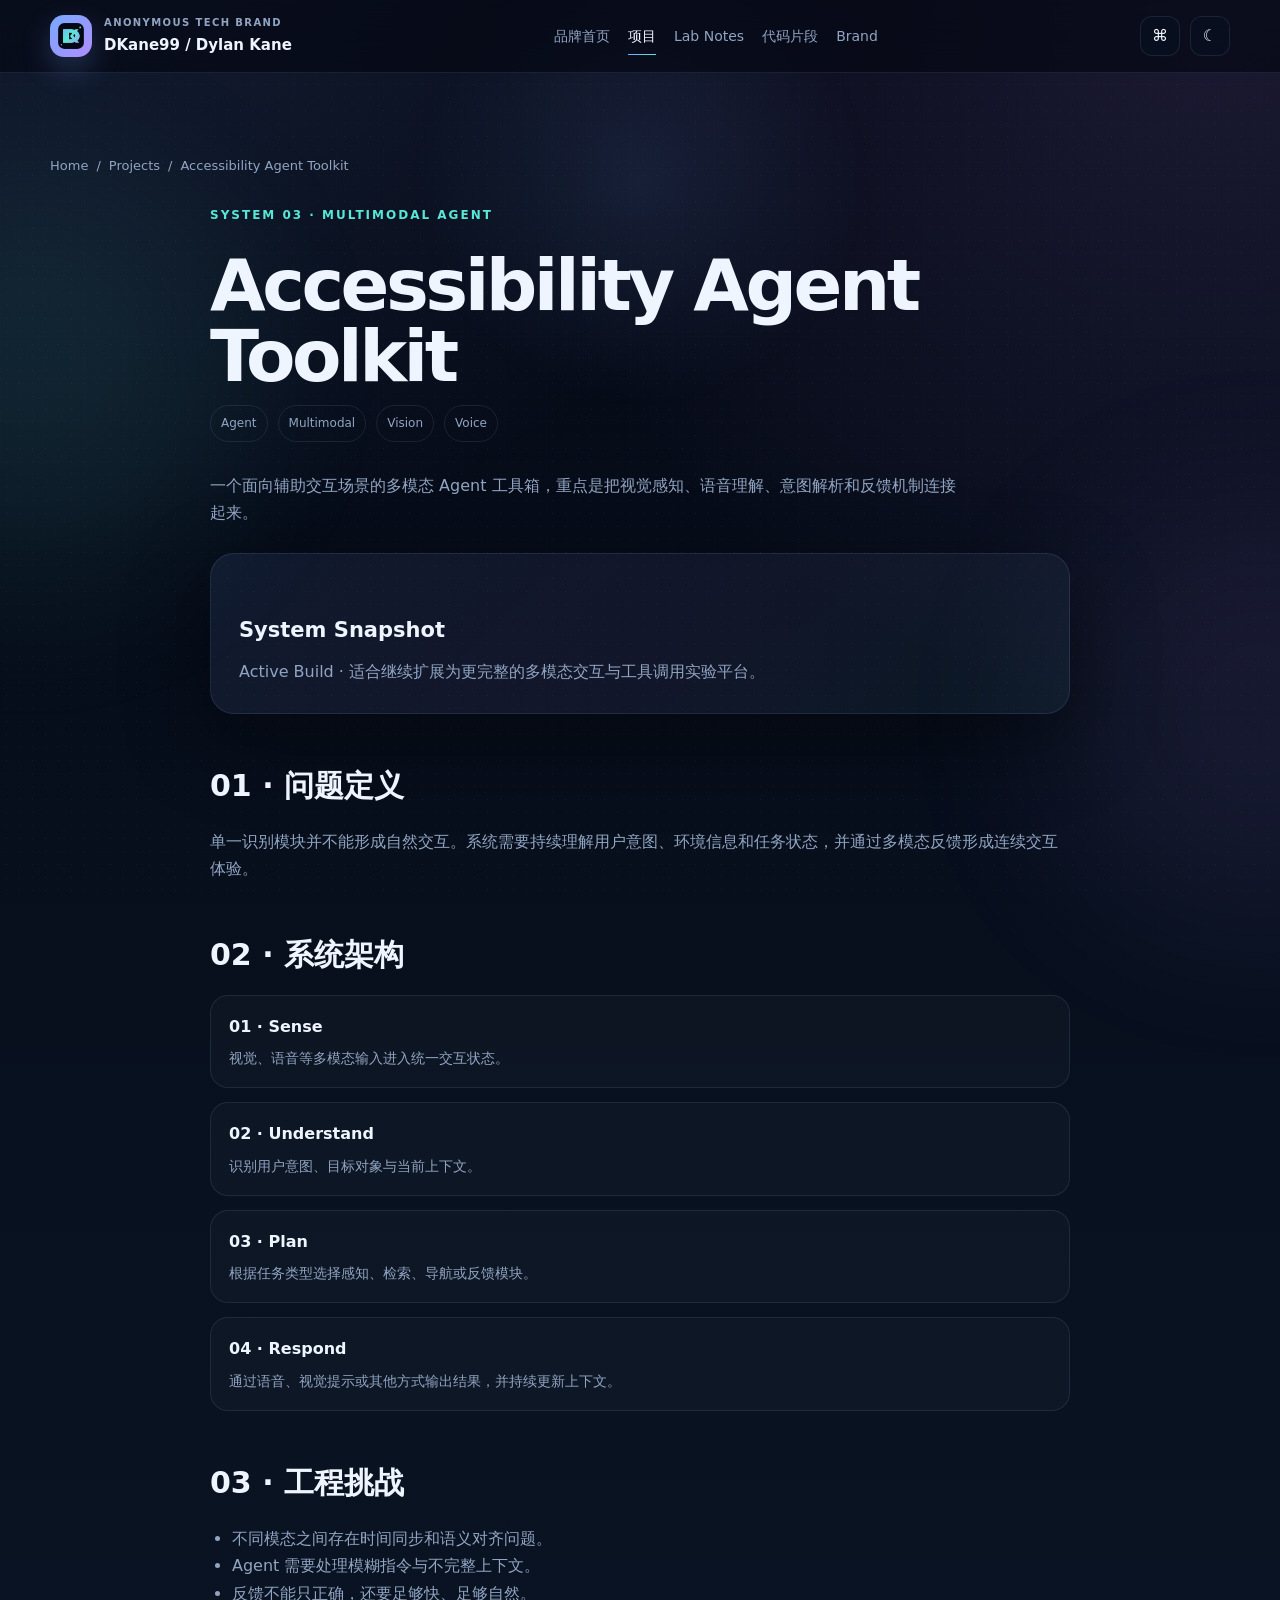
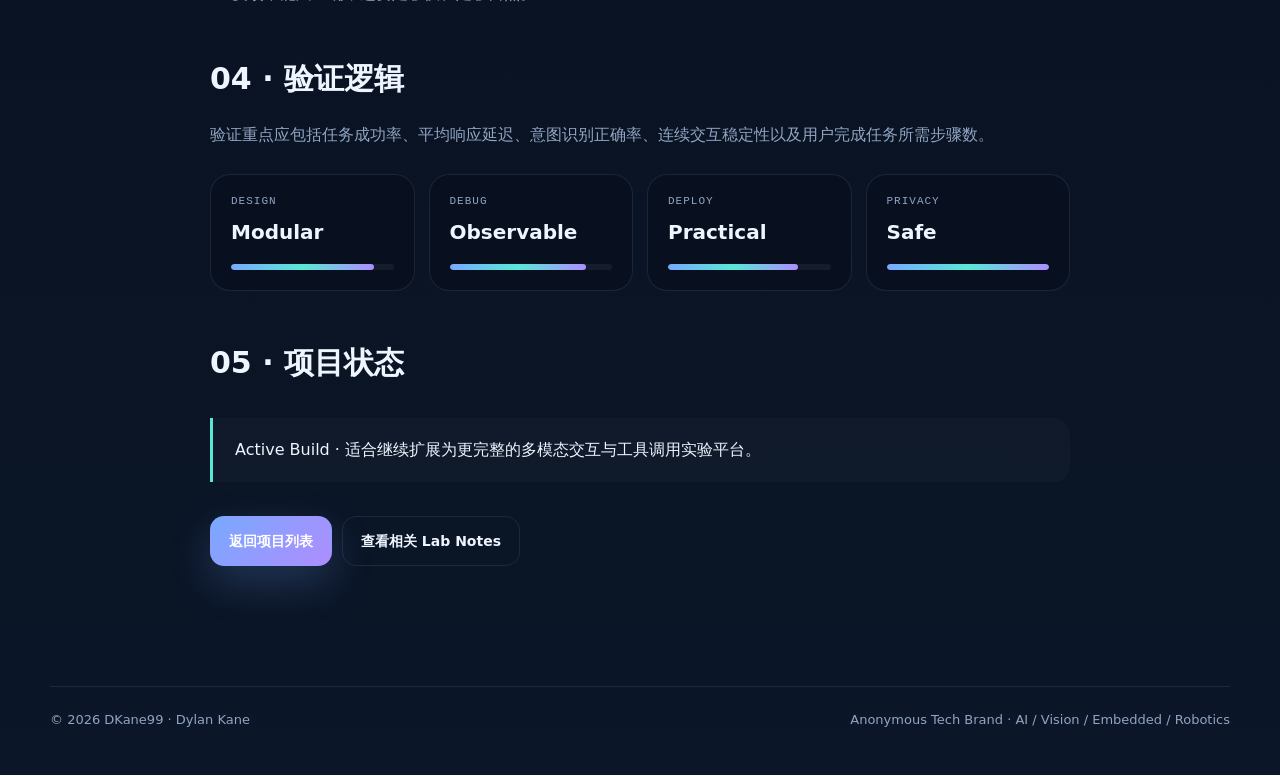
<file: project-agent.html>
<!DOCTYPE html>
<html lang="zh-CN" data-theme="dark">
<head>
<meta charset="UTF-8"/><meta name="viewport" content="width=device-width,initial-scale=1.0"/>
<title>DKane99 · Accessibility Agent Toolkit</title><meta name="description" content="一个面向辅助交互场景的多模态 Agent 工具箱，重点是把视觉感知、语音理解、意图解析和反馈机制连接起来。"/><meta name="theme-color" content="#050814"/>
<meta property="og:title" content="DKane99 · Accessibility Agent Toolkit"/><meta property="og:description" content="一个面向辅助交互场景的多模态 Agent 工具箱，重点是把视觉感知、语音理解、意图解析和反馈机制连接起来。"/>
<meta property="og:image" content="https://dkane99.github.io/assets/og-cover.svg"/><meta property="og:type" content="website"/>
<link rel="icon" href="assets/favicon.svg" type="image/svg+xml"/><link rel="manifest" href="manifest.webmanifest"/><link rel="stylesheet" href="assets/style.css"/>
</head><body>
<div class="scroll-progress" id="scrollProgress"></div><div class="grid-bg"></div><div class="noise"></div><div class="mouse-glow"></div><div class="orb a"></div><div class="orb b"></div>
<div class="nav-wrap"><div class="container"><nav>
<a class="brand" href="index.html"><div class="mark"><img src="assets/logo.svg" alt="DKane99 logo"/></div><div><small>Anonymous Tech Brand</small><strong>DKane99 / Dylan Kane</strong></div></a>
<div class="nav-links"><a class="" href="index.html">品牌首页</a><a class="active" href="projects.html">项目</a><a class="" href="notes.html">Lab Notes</a><a class="" href="snippets.html">代码片段</a><a class="" href="brand.html">Brand</a></div><div class="nav-actions"><button class="icon-btn" id="commandBtn">⌘</button><button class="icon-btn" id="themeBtn">☾</button></div>
</nav></div></div>
<main><section class="container" style="padding-top:54px"><div class="breadcrumbs"><a href="index.html">Home</a><span>/</span><a href="projects.html">Projects</a><span>/</span><span>Accessibility Agent Toolkit</span></div>
<article class="article reveal"><div class="section-kicker">SYSTEM 03 · MULTIMODAL AGENT</div><h1>Accessibility Agent Toolkit</h1><div class="article-meta"><span>Agent</span><span>Multimodal</span><span>Vision</span><span>Voice</span></div><p class="lead">一个面向辅助交互场景的多模态 Agent 工具箱，重点是把视觉感知、语音理解、意图解析和反馈机制连接起来。</p><div class="callout"><h3>System Snapshot</h3><p>Active Build · 适合继续扩展为更完整的多模态交互与工具调用实验平台。</p></div>
<h2>01 · 问题定义</h2><p>单一识别模块并不能形成自然交互。系统需要持续理解用户意图、环境信息和任务状态，并通过多模态反馈形成连续交互体验。</p><h2>02 · 系统架构</h2><div class="arch-list"><div class="arch-item"><strong>01 · Sense</strong><span>视觉、语音等多模态输入进入统一交互状态。</span></div><div class="arch-item"><strong>02 · Understand</strong><span>识别用户意图、目标对象与当前上下文。</span></div><div class="arch-item"><strong>03 · Plan</strong><span>根据任务类型选择感知、检索、导航或反馈模块。</span></div><div class="arch-item"><strong>04 · Respond</strong><span>通过语音、视觉提示或其他方式输出结果，并持续更新上下文。</span></div></div><h2>03 · 工程挑战</h2><ul><li>不同模态之间存在时间同步和语义对齐问题。</li><li>Agent 需要处理模糊指令与不完整上下文。</li><li>反馈不能只正确，还要足够快、足够自然。</li></ul><h2>04 · 验证逻辑</h2><p>验证重点应包括任务成功率、平均响应延迟、意图识别正确率、连续交互稳定性以及用户完成任务所需步骤数。</p>
<div class="grid4" style="margin-top:26px"><div class="kpi"><small>DESIGN</small><strong>Modular</strong><div class="bar"><span style="width:88%"></span></div></div><div class="kpi"><small>DEBUG</small><strong>Observable</strong><div class="bar"><span style="width:84%"></span></div></div><div class="kpi"><small>DEPLOY</small><strong>Practical</strong><div class="bar"><span style="width:80%"></span></div></div><div class="kpi"><small>PRIVACY</small><strong>Safe</strong><div class="bar"><span style="width:100%"></span></div></div></div>
<h2>05 · 项目状态</h2><blockquote>Active Build · 适合继续扩展为更完整的多模态交互与工具调用实验平台。</blockquote><div class="cta" style="margin-top:34px"><a class="btn primary" href="projects.html">返回项目列表</a><a class="btn" href="notes.html">查看相关 Lab Notes</a></div></article></section></main>
<footer><div class="container footer-row"><span>© 2026 DKane99 · Dylan Kane</span><span>Anonymous Tech Brand · AI / Vision / Embedded / Robotics</span></div></footer>
<div class="command" id="command"><div class="command-box"><div class="command-input"><span>⌘</span><input id="commandSearch" placeholder="输入目标：projects / notes / snippets / brand / github" autocomplete="off"/></div><div class="command-list">
<div class="command-item" data-go="index.html"><span>品牌首页</span><kbd>home</kbd></div>
<div class="command-item" data-go="projects.html"><span>项目详情</span><kbd>projects</kbd></div>
<div class="command-item" data-go="notes.html"><span>Lab Notes</span><kbd>notes</kbd></div>
<div class="command-item" data-go="snippets.html"><span>代码片段</span><kbd>snippets</kbd></div>
<div class="command-item" data-go="brand.html"><span>品牌系统</span><kbd>brand</kbd></div>
<div class="command-item" data-go="https://github.com/DKane99"><span>打开 GitHub</span><kbd>github</kbd></div>
</div></div></div><script src="assets/script.js"></script></body></html>
</file>
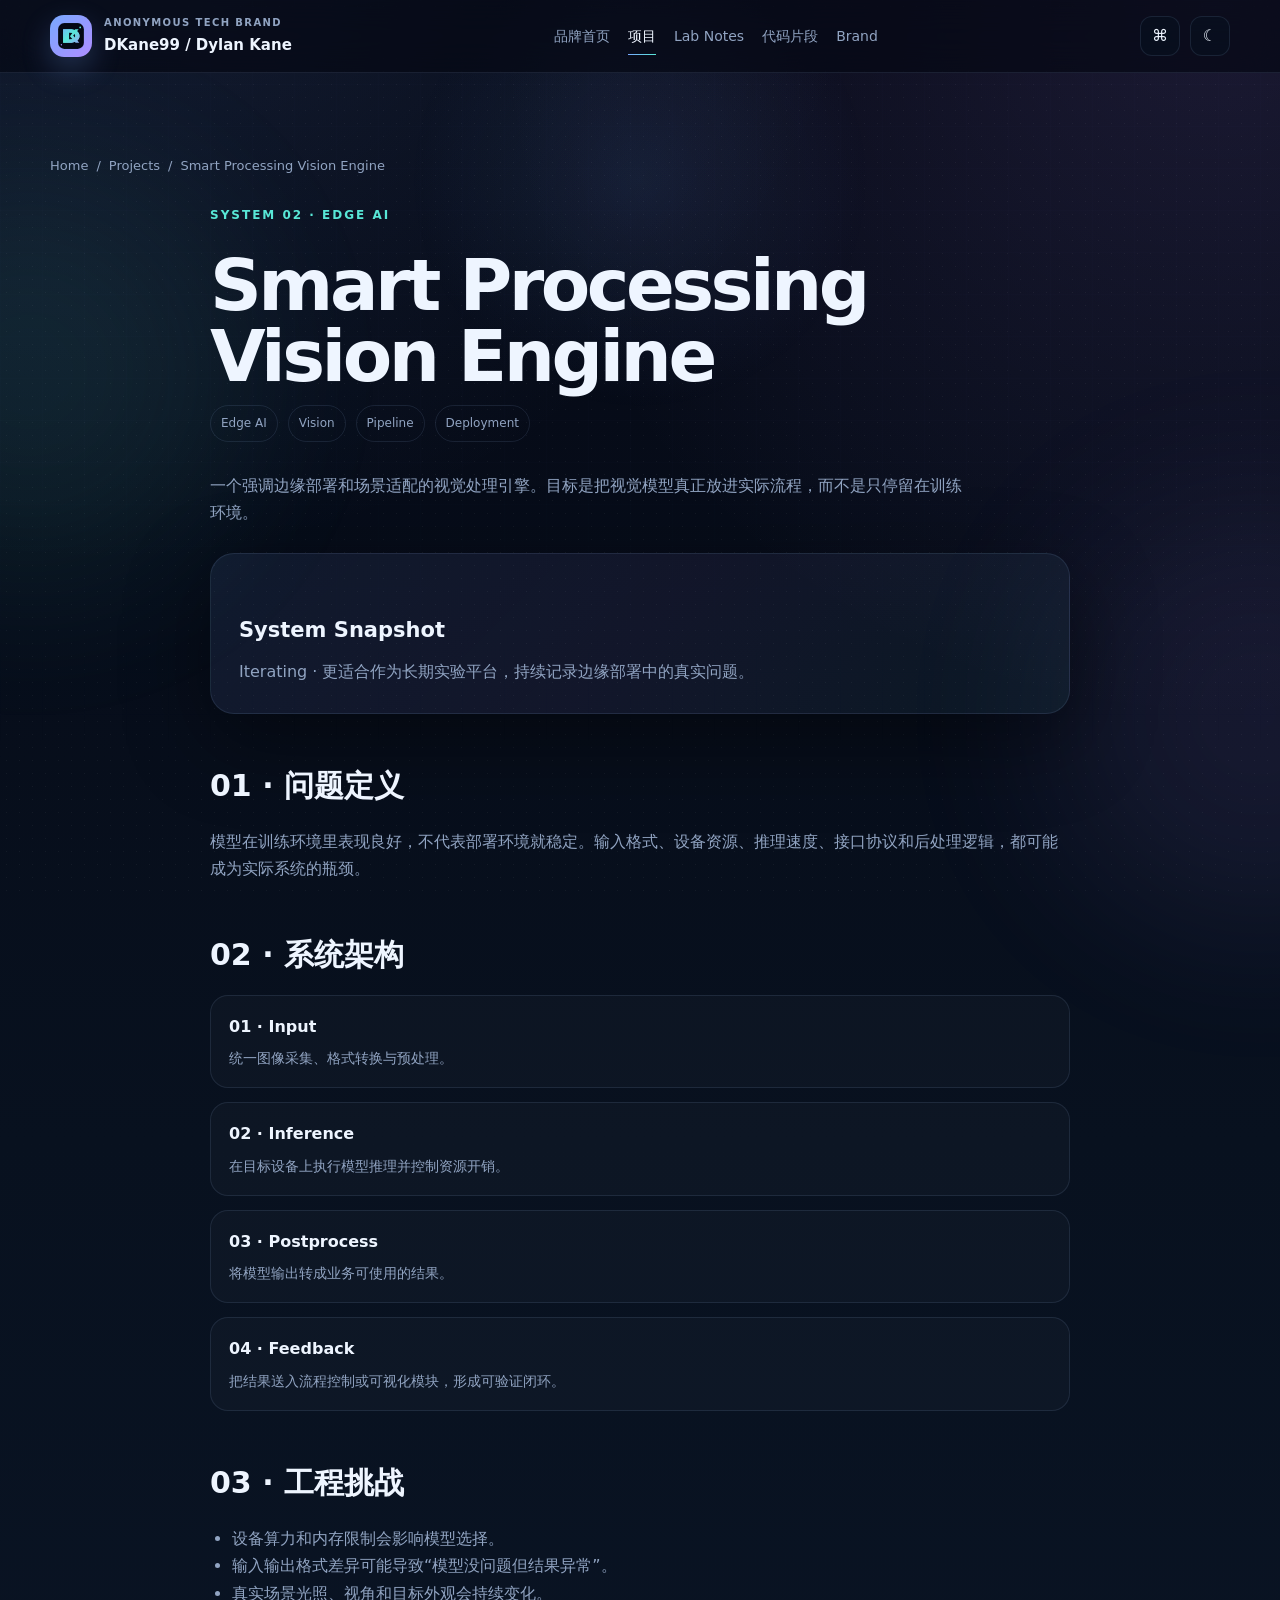
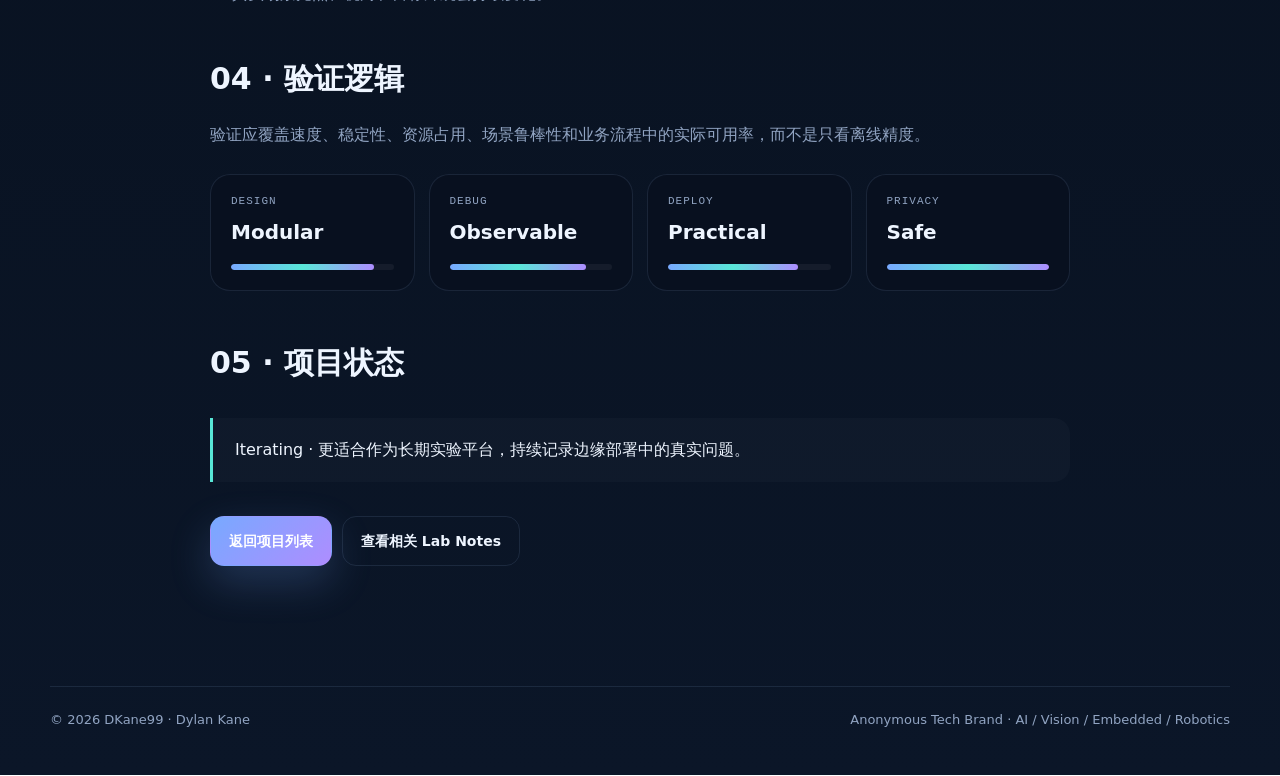
<file: project-edge.html>
<!DOCTYPE html>
<html lang="zh-CN" data-theme="dark">
<head>
<meta charset="UTF-8"/><meta name="viewport" content="width=device-width,initial-scale=1.0"/>
<title>DKane99 · Smart Processing Vision Engine</title><meta name="description" content="一个强调边缘部署和场景适配的视觉处理引擎。目标是把视觉模型真正放进实际流程，而不是只停留在训练环境。"/><meta name="theme-color" content="#050814"/>
<meta property="og:title" content="DKane99 · Smart Processing Vision Engine"/><meta property="og:description" content="一个强调边缘部署和场景适配的视觉处理引擎。目标是把视觉模型真正放进实际流程，而不是只停留在训练环境。"/>
<meta property="og:image" content="https://dkane99.github.io/assets/og-cover.svg"/><meta property="og:type" content="website"/>
<link rel="icon" href="assets/favicon.svg" type="image/svg+xml"/><link rel="manifest" href="manifest.webmanifest"/><link rel="stylesheet" href="assets/style.css"/>
</head><body>
<div class="scroll-progress" id="scrollProgress"></div><div class="grid-bg"></div><div class="noise"></div><div class="mouse-glow"></div><div class="orb a"></div><div class="orb b"></div>
<div class="nav-wrap"><div class="container"><nav>
<a class="brand" href="index.html"><div class="mark"><img src="assets/logo.svg" alt="DKane99 logo"/></div><div><small>Anonymous Tech Brand</small><strong>DKane99 / Dylan Kane</strong></div></a>
<div class="nav-links"><a class="" href="index.html">品牌首页</a><a class="active" href="projects.html">项目</a><a class="" href="notes.html">Lab Notes</a><a class="" href="snippets.html">代码片段</a><a class="" href="brand.html">Brand</a></div><div class="nav-actions"><button class="icon-btn" id="commandBtn">⌘</button><button class="icon-btn" id="themeBtn">☾</button></div>
</nav></div></div>
<main><section class="container" style="padding-top:54px"><div class="breadcrumbs"><a href="index.html">Home</a><span>/</span><a href="projects.html">Projects</a><span>/</span><span>Smart Processing Vision Engine</span></div>
<article class="article reveal"><div class="section-kicker">SYSTEM 02 · EDGE AI</div><h1>Smart Processing Vision Engine</h1><div class="article-meta"><span>Edge AI</span><span>Vision</span><span>Pipeline</span><span>Deployment</span></div><p class="lead">一个强调边缘部署和场景适配的视觉处理引擎。目标是把视觉模型真正放进实际流程，而不是只停留在训练环境。</p><div class="callout"><h3>System Snapshot</h3><p>Iterating · 更适合作为长期实验平台，持续记录边缘部署中的真实问题。</p></div>
<h2>01 · 问题定义</h2><p>模型在训练环境里表现良好，不代表部署环境就稳定。输入格式、设备资源、推理速度、接口协议和后处理逻辑，都可能成为实际系统的瓶颈。</p><h2>02 · 系统架构</h2><div class="arch-list"><div class="arch-item"><strong>01 · Input</strong><span>统一图像采集、格式转换与预处理。</span></div><div class="arch-item"><strong>02 · Inference</strong><span>在目标设备上执行模型推理并控制资源开销。</span></div><div class="arch-item"><strong>03 · Postprocess</strong><span>将模型输出转成业务可使用的结果。</span></div><div class="arch-item"><strong>04 · Feedback</strong><span>把结果送入流程控制或可视化模块，形成可验证闭环。</span></div></div><h2>03 · 工程挑战</h2><ul><li>设备算力和内存限制会影响模型选择。</li><li>输入输出格式差异可能导致“模型没问题但结果异常”。</li><li>真实场景光照、视角和目标外观会持续变化。</li></ul><h2>04 · 验证逻辑</h2><p>验证应覆盖速度、稳定性、资源占用、场景鲁棒性和业务流程中的实际可用率，而不是只看离线精度。</p>
<div class="grid4" style="margin-top:26px"><div class="kpi"><small>DESIGN</small><strong>Modular</strong><div class="bar"><span style="width:88%"></span></div></div><div class="kpi"><small>DEBUG</small><strong>Observable</strong><div class="bar"><span style="width:84%"></span></div></div><div class="kpi"><small>DEPLOY</small><strong>Practical</strong><div class="bar"><span style="width:80%"></span></div></div><div class="kpi"><small>PRIVACY</small><strong>Safe</strong><div class="bar"><span style="width:100%"></span></div></div></div>
<h2>05 · 项目状态</h2><blockquote>Iterating · 更适合作为长期实验平台，持续记录边缘部署中的真实问题。</blockquote><div class="cta" style="margin-top:34px"><a class="btn primary" href="projects.html">返回项目列表</a><a class="btn" href="notes.html">查看相关 Lab Notes</a></div></article></section></main>
<footer><div class="container footer-row"><span>© 2026 DKane99 · Dylan Kane</span><span>Anonymous Tech Brand · AI / Vision / Embedded / Robotics</span></div></footer>
<div class="command" id="command"><div class="command-box"><div class="command-input"><span>⌘</span><input id="commandSearch" placeholder="输入目标：projects / notes / snippets / brand / github" autocomplete="off"/></div><div class="command-list">
<div class="command-item" data-go="index.html"><span>品牌首页</span><kbd>home</kbd></div>
<div class="command-item" data-go="projects.html"><span>项目详情</span><kbd>projects</kbd></div>
<div class="command-item" data-go="notes.html"><span>Lab Notes</span><kbd>notes</kbd></div>
<div class="command-item" data-go="snippets.html"><span>代码片段</span><kbd>snippets</kbd></div>
<div class="command-item" data-go="brand.html"><span>品牌系统</span><kbd>brand</kbd></div>
<div class="command-item" data-go="https://github.com/DKane99"><span>打开 GitHub</span><kbd>github</kbd></div>
</div></div></div><script src="assets/script.js"></script></body></html>
</file>
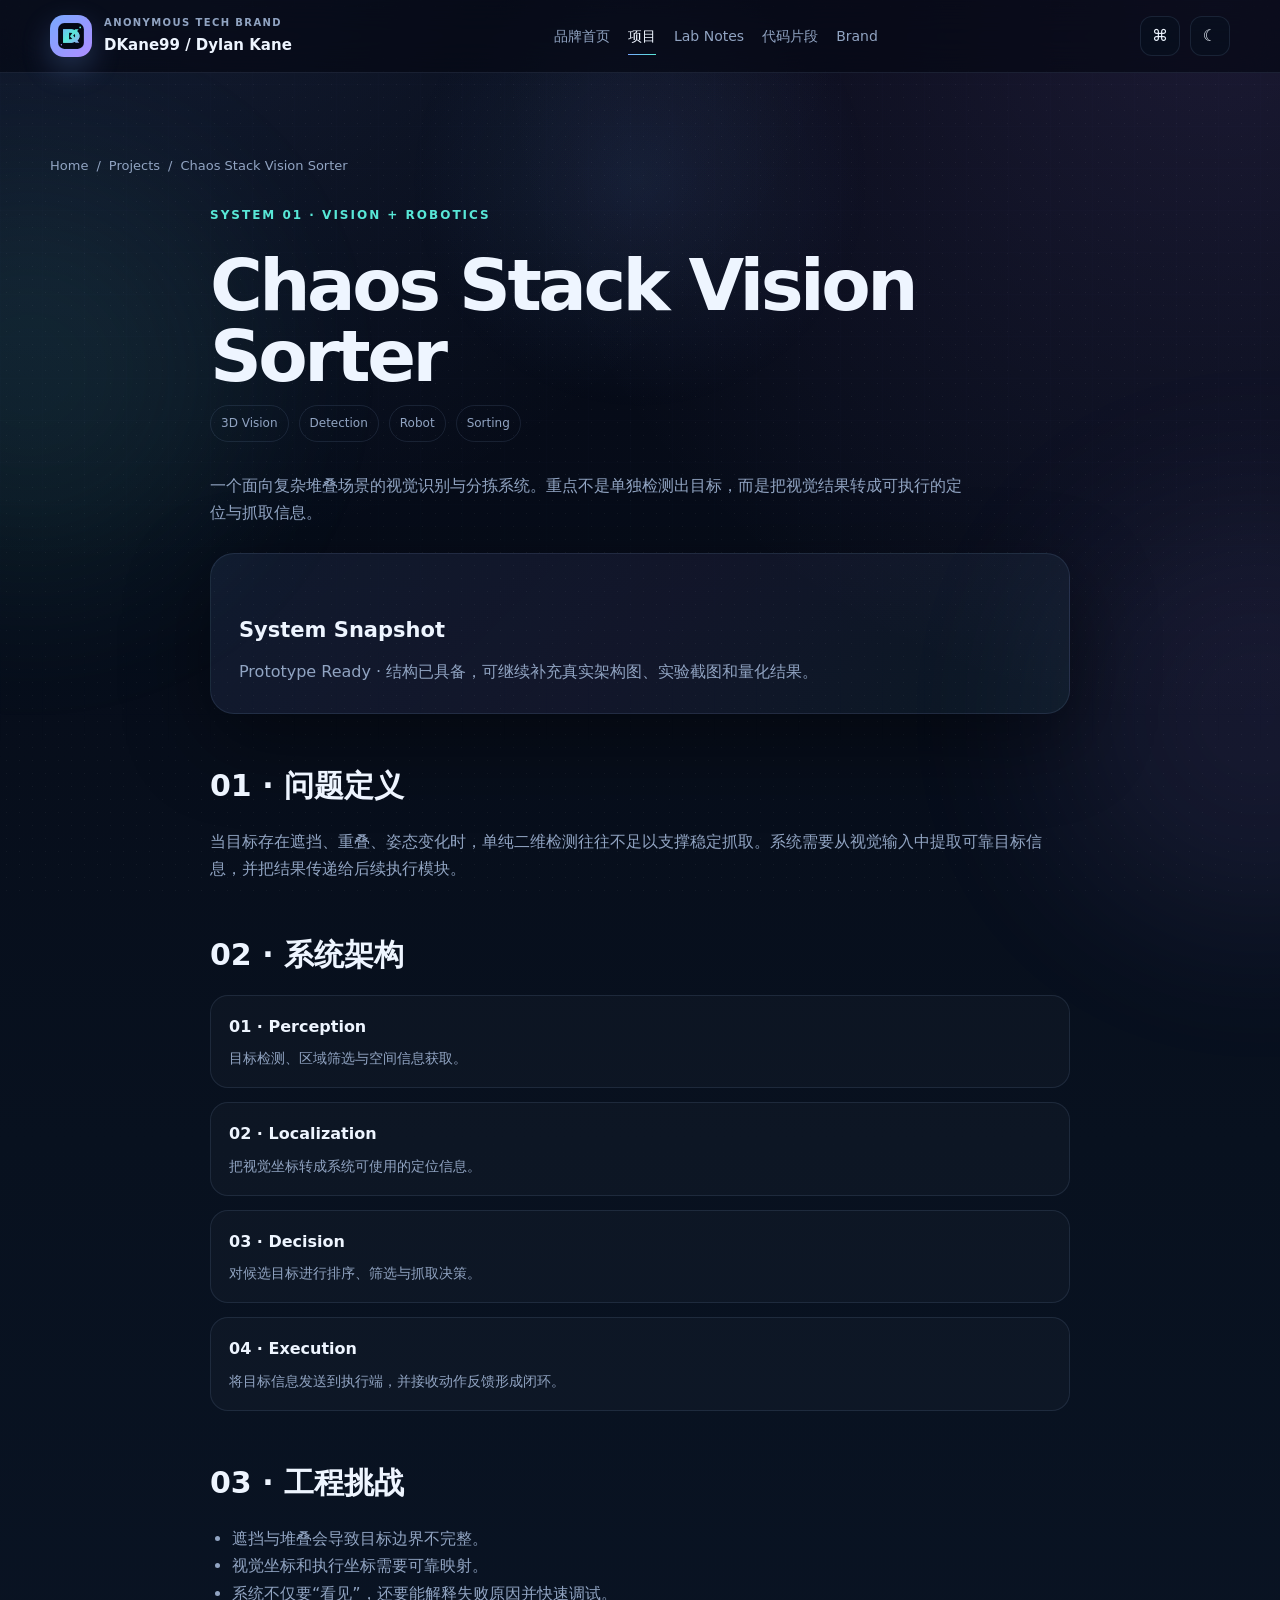
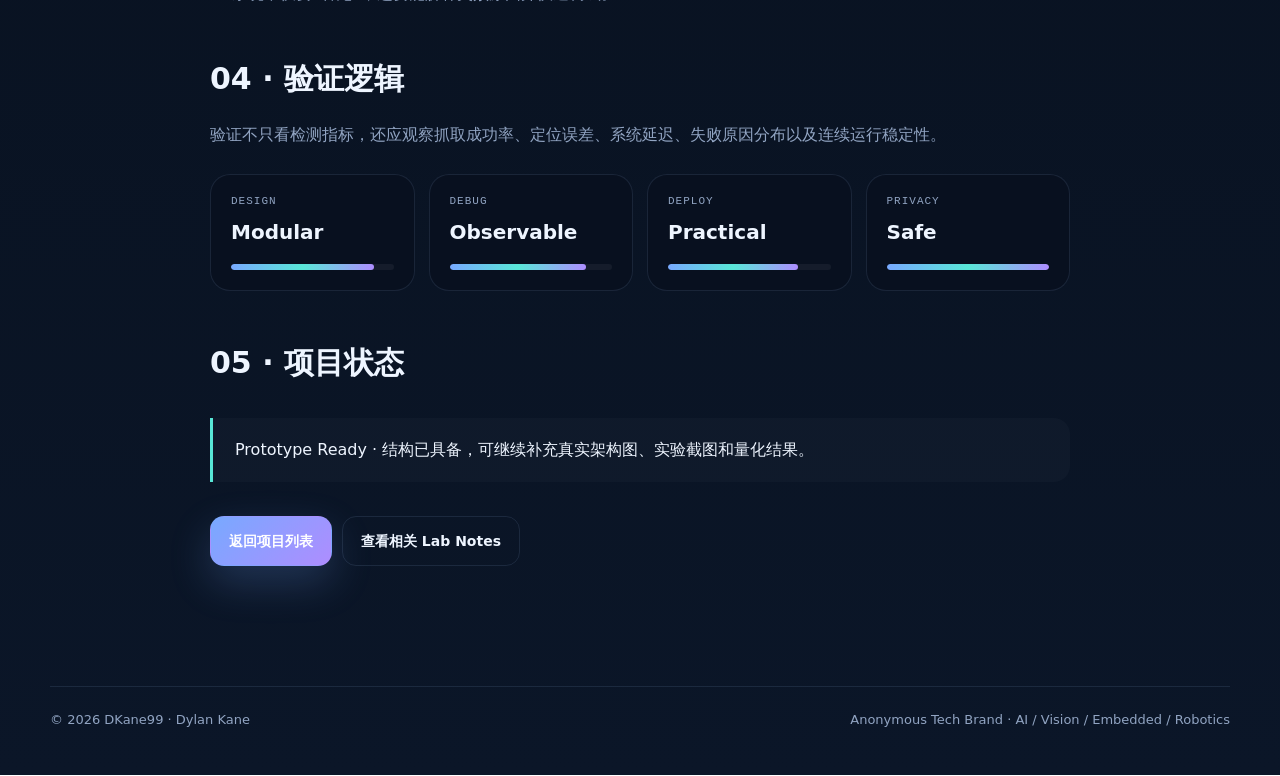
<file: project-vision.html>
<!DOCTYPE html>
<html lang="zh-CN" data-theme="dark">
<head>
<meta charset="UTF-8"/><meta name="viewport" content="width=device-width,initial-scale=1.0"/>
<title>DKane99 · Chaos Stack Vision Sorter</title><meta name="description" content="一个面向复杂堆叠场景的视觉识别与分拣系统。重点不是单独检测出目标，而是把视觉结果转成可执行的定位与抓取信息。"/><meta name="theme-color" content="#050814"/>
<meta property="og:title" content="DKane99 · Chaos Stack Vision Sorter"/><meta property="og:description" content="一个面向复杂堆叠场景的视觉识别与分拣系统。重点不是单独检测出目标，而是把视觉结果转成可执行的定位与抓取信息。"/>
<meta property="og:image" content="https://dkane99.github.io/assets/og-cover.svg"/><meta property="og:type" content="website"/>
<link rel="icon" href="assets/favicon.svg" type="image/svg+xml"/><link rel="manifest" href="manifest.webmanifest"/><link rel="stylesheet" href="assets/style.css"/>
</head><body>
<div class="scroll-progress" id="scrollProgress"></div><div class="grid-bg"></div><div class="noise"></div><div class="mouse-glow"></div><div class="orb a"></div><div class="orb b"></div>
<div class="nav-wrap"><div class="container"><nav>
<a class="brand" href="index.html"><div class="mark"><img src="assets/logo.svg" alt="DKane99 logo"/></div><div><small>Anonymous Tech Brand</small><strong>DKane99 / Dylan Kane</strong></div></a>
<div class="nav-links"><a class="" href="index.html">品牌首页</a><a class="active" href="projects.html">项目</a><a class="" href="notes.html">Lab Notes</a><a class="" href="snippets.html">代码片段</a><a class="" href="brand.html">Brand</a></div><div class="nav-actions"><button class="icon-btn" id="commandBtn">⌘</button><button class="icon-btn" id="themeBtn">☾</button></div>
</nav></div></div>
<main><section class="container" style="padding-top:54px"><div class="breadcrumbs"><a href="index.html">Home</a><span>/</span><a href="projects.html">Projects</a><span>/</span><span>Chaos Stack Vision Sorter</span></div>
<article class="article reveal"><div class="section-kicker">SYSTEM 01 · VISION + ROBOTICS</div><h1>Chaos Stack Vision Sorter</h1><div class="article-meta"><span>3D Vision</span><span>Detection</span><span>Robot</span><span>Sorting</span></div><p class="lead">一个面向复杂堆叠场景的视觉识别与分拣系统。重点不是单独检测出目标，而是把视觉结果转成可执行的定位与抓取信息。</p><div class="callout"><h3>System Snapshot</h3><p>Prototype Ready · 结构已具备，可继续补充真实架构图、实验截图和量化结果。</p></div>
<h2>01 · 问题定义</h2><p>当目标存在遮挡、重叠、姿态变化时，单纯二维检测往往不足以支撑稳定抓取。系统需要从视觉输入中提取可靠目标信息，并把结果传递给后续执行模块。</p><h2>02 · 系统架构</h2><div class="arch-list"><div class="arch-item"><strong>01 · Perception</strong><span>目标检测、区域筛选与空间信息获取。</span></div><div class="arch-item"><strong>02 · Localization</strong><span>把视觉坐标转成系统可使用的定位信息。</span></div><div class="arch-item"><strong>03 · Decision</strong><span>对候选目标进行排序、筛选与抓取决策。</span></div><div class="arch-item"><strong>04 · Execution</strong><span>将目标信息发送到执行端，并接收动作反馈形成闭环。</span></div></div><h2>03 · 工程挑战</h2><ul><li>遮挡与堆叠会导致目标边界不完整。</li><li>视觉坐标和执行坐标需要可靠映射。</li><li>系统不仅要“看见”，还要能解释失败原因并快速调试。</li></ul><h2>04 · 验证逻辑</h2><p>验证不只看检测指标，还应观察抓取成功率、定位误差、系统延迟、失败原因分布以及连续运行稳定性。</p>
<div class="grid4" style="margin-top:26px"><div class="kpi"><small>DESIGN</small><strong>Modular</strong><div class="bar"><span style="width:88%"></span></div></div><div class="kpi"><small>DEBUG</small><strong>Observable</strong><div class="bar"><span style="width:84%"></span></div></div><div class="kpi"><small>DEPLOY</small><strong>Practical</strong><div class="bar"><span style="width:80%"></span></div></div><div class="kpi"><small>PRIVACY</small><strong>Safe</strong><div class="bar"><span style="width:100%"></span></div></div></div>
<h2>05 · 项目状态</h2><blockquote>Prototype Ready · 结构已具备，可继续补充真实架构图、实验截图和量化结果。</blockquote><div class="cta" style="margin-top:34px"><a class="btn primary" href="projects.html">返回项目列表</a><a class="btn" href="notes.html">查看相关 Lab Notes</a></div></article></section></main>
<footer><div class="container footer-row"><span>© 2026 DKane99 · Dylan Kane</span><span>Anonymous Tech Brand · AI / Vision / Embedded / Robotics</span></div></footer>
<div class="command" id="command"><div class="command-box"><div class="command-input"><span>⌘</span><input id="commandSearch" placeholder="输入目标：projects / notes / snippets / brand / github" autocomplete="off"/></div><div class="command-list">
<div class="command-item" data-go="index.html"><span>品牌首页</span><kbd>home</kbd></div>
<div class="command-item" data-go="projects.html"><span>项目详情</span><kbd>projects</kbd></div>
<div class="command-item" data-go="notes.html"><span>Lab Notes</span><kbd>notes</kbd></div>
<div class="command-item" data-go="snippets.html"><span>代码片段</span><kbd>snippets</kbd></div>
<div class="command-item" data-go="brand.html"><span>品牌系统</span><kbd>brand</kbd></div>
<div class="command-item" data-go="https://github.com/DKane99"><span>打开 GitHub</span><kbd>github</kbd></div>
</div></div></div><script src="assets/script.js"></script></body></html>
</file>
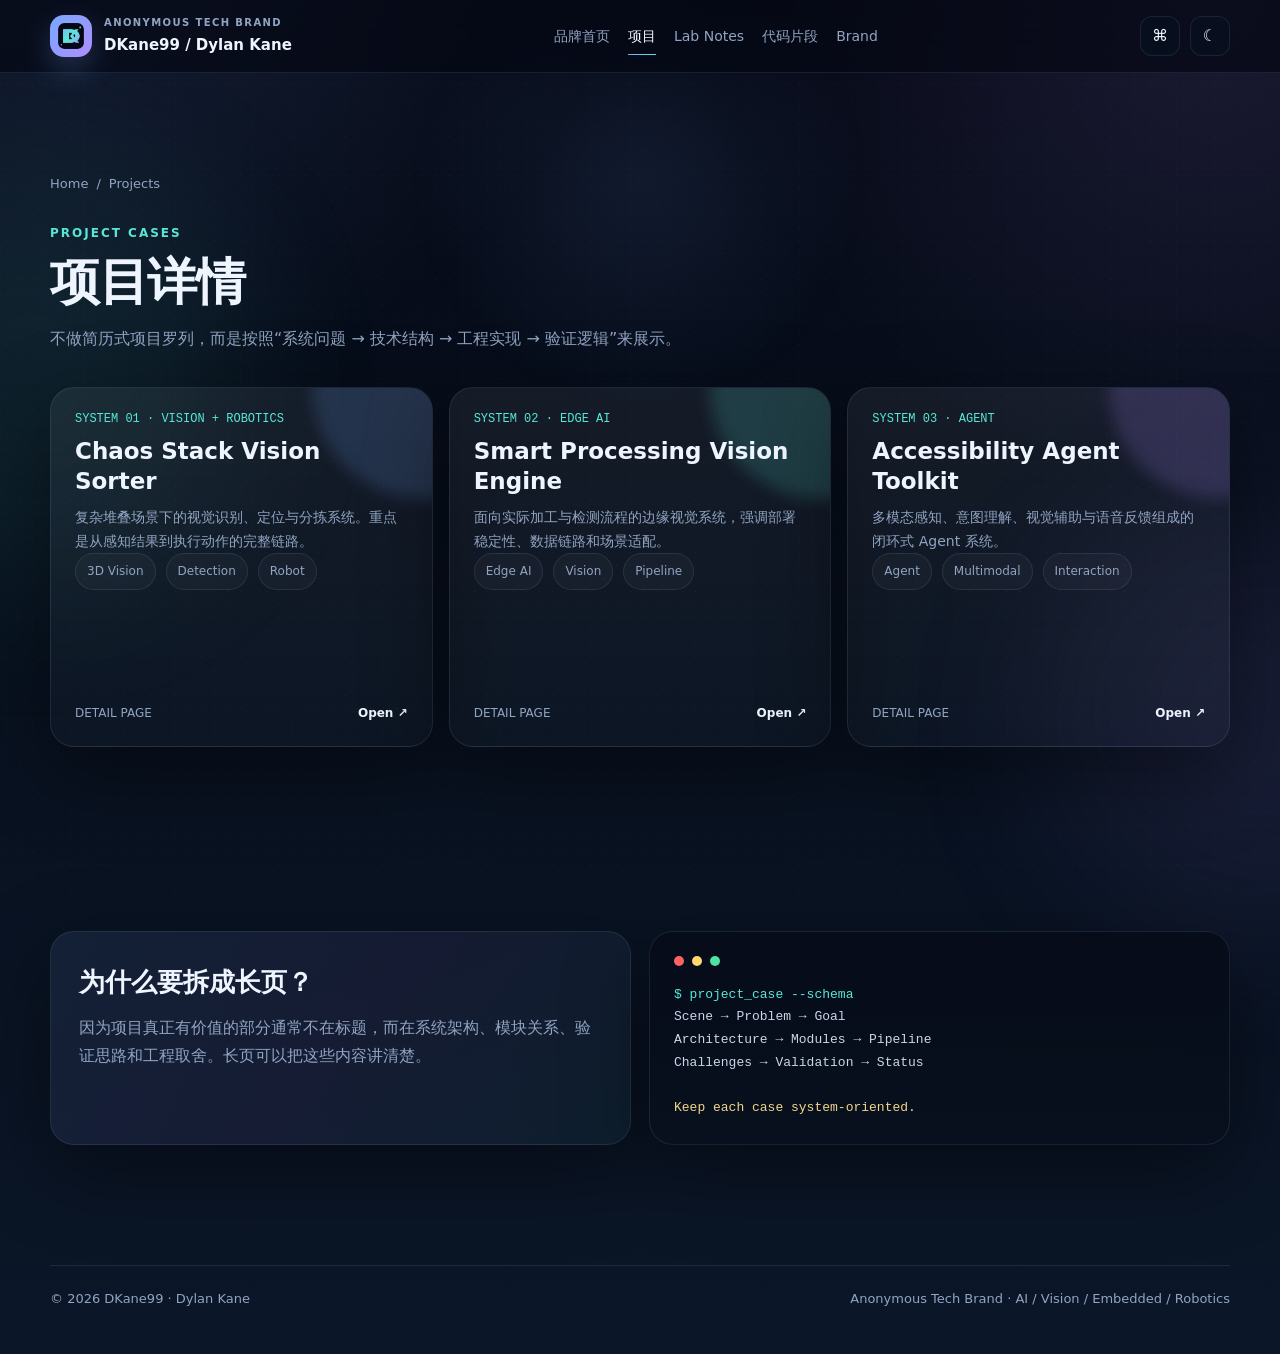
<file: projects.html>
<!DOCTYPE html>
<html lang="zh-CN" data-theme="dark">
<head>
<meta charset="UTF-8"/><meta name="viewport" content="width=device-width,initial-scale=1.0"/>
<title>DKane99 · Projects</title><meta name="description" content="DKane99 项目详情页。"/><meta name="theme-color" content="#050814"/>
<meta property="og:title" content="DKane99 · Projects"/><meta property="og:description" content="DKane99 项目详情页。"/>
<meta property="og:image" content="https://dkane99.github.io/assets/og-cover.svg"/><meta property="og:type" content="website"/>
<link rel="icon" href="assets/favicon.svg" type="image/svg+xml"/><link rel="manifest" href="manifest.webmanifest"/><link rel="stylesheet" href="assets/style.css"/>
</head><body>
<div class="scroll-progress" id="scrollProgress"></div><div class="grid-bg"></div><div class="noise"></div><div class="mouse-glow"></div><div class="orb a"></div><div class="orb b"></div>
<div class="nav-wrap"><div class="container"><nav>
<a class="brand" href="index.html"><div class="mark"><img src="assets/logo.svg" alt="DKane99 logo"/></div><div><small>Anonymous Tech Brand</small><strong>DKane99 / Dylan Kane</strong></div></a>
<div class="nav-links"><a class="" href="index.html">品牌首页</a><a class="active" href="projects.html">项目</a><a class="" href="notes.html">Lab Notes</a><a class="" href="snippets.html">代码片段</a><a class="" href="brand.html">Brand</a></div><div class="nav-actions"><button class="icon-btn" id="commandBtn">⌘</button><button class="icon-btn" id="themeBtn">☾</button></div>
</nav></div></div>
<main>
<section class="container" style="padding-top:72px"><div class="breadcrumbs"><a href="index.html">Home</a><span>/</span><span>Projects</span></div>
<div class="section-head reveal"><div class="section-kicker">Project Cases</div><h1 class="section-title" style="margin-top:10px">项目详情</h1><p class="section-desc">不做简历式项目罗列，而是按照“系统问题 → 技术结构 → 工程实现 → 验证逻辑”来展示。</p></div>
<div class="grid3">
<a class="card project-card reveal" href="project-vision.html" style="--glow:rgba(120,169,255,.17)"><small>SYSTEM 01 · VISION + ROBOTICS</small><h3>Chaos Stack Vision Sorter</h3><p>复杂堆叠场景下的视觉识别、定位与分拣系统。重点是从感知结果到执行动作的完整链路。</p><div class="meta-row"><span>3D Vision</span><span>Detection</span><span>Robot</span></div><div class="project-foot"><span>DETAIL PAGE</span><strong>Open ↗</strong></div></a>
<a class="card project-card reveal" href="project-edge.html" style="--glow:rgba(88,231,215,.17)"><small>SYSTEM 02 · EDGE AI</small><h3>Smart Processing Vision Engine</h3><p>面向实际加工与检测流程的边缘视觉系统，强调部署稳定性、数据链路和场景适配。</p><div class="meta-row"><span>Edge AI</span><span>Vision</span><span>Pipeline</span></div><div class="project-foot"><span>DETAIL PAGE</span><strong>Open ↗</strong></div></a>
<a class="card project-card reveal" href="project-agent.html" style="--glow:rgba(174,141,255,.18)"><small>SYSTEM 03 · AGENT</small><h3>Accessibility Agent Toolkit</h3><p>多模态感知、意图理解、视觉辅助与语音反馈组成的闭环式 Agent 系统。</p><div class="meta-row"><span>Agent</span><span>Multimodal</span><span>Interaction</span></div><div class="project-foot"><span>DETAIL PAGE</span><strong>Open ↗</strong></div></a>
</div></section>
<section><div class="container"><div class="grid2"><div class="callout reveal"><h3>为什么要拆成长页？</h3><p>因为项目真正有价值的部分通常不在标题，而在系统架构、模块关系、验证思路和工程取舍。长页可以把这些内容讲清楚。</p></div><div class="terminal reveal"><div class="term-head"><span class="dotr"></span><span class="doty"></span><span class="dotg"></span></div><div class="term-body"><span class="term-cmd">$ project_case --schema</span>
Scene → Problem → Goal
Architecture → Modules → Pipeline
Challenges → Validation → Status

<span class="term-ok">Keep each case system-oriented.</span></div></div></div></div></section>
</main>
<footer><div class="container footer-row"><span>© 2026 DKane99 · Dylan Kane</span><span>Anonymous Tech Brand · AI / Vision / Embedded / Robotics</span></div></footer>
<div class="command" id="command"><div class="command-box"><div class="command-input"><span>⌘</span><input id="commandSearch" placeholder="输入目标：projects / notes / snippets / brand / github" autocomplete="off"/></div><div class="command-list">
<div class="command-item" data-go="index.html"><span>品牌首页</span><kbd>home</kbd></div>
<div class="command-item" data-go="projects.html"><span>项目详情</span><kbd>projects</kbd></div>
<div class="command-item" data-go="notes.html"><span>Lab Notes</span><kbd>notes</kbd></div>
<div class="command-item" data-go="snippets.html"><span>代码片段</span><kbd>snippets</kbd></div>
<div class="command-item" data-go="brand.html"><span>品牌系统</span><kbd>brand</kbd></div>
<div class="command-item" data-go="https://github.com/DKane99"><span>打开 GitHub</span><kbd>github</kbd></div>
</div></div></div><script src="assets/script.js"></script></body></html>
</file>
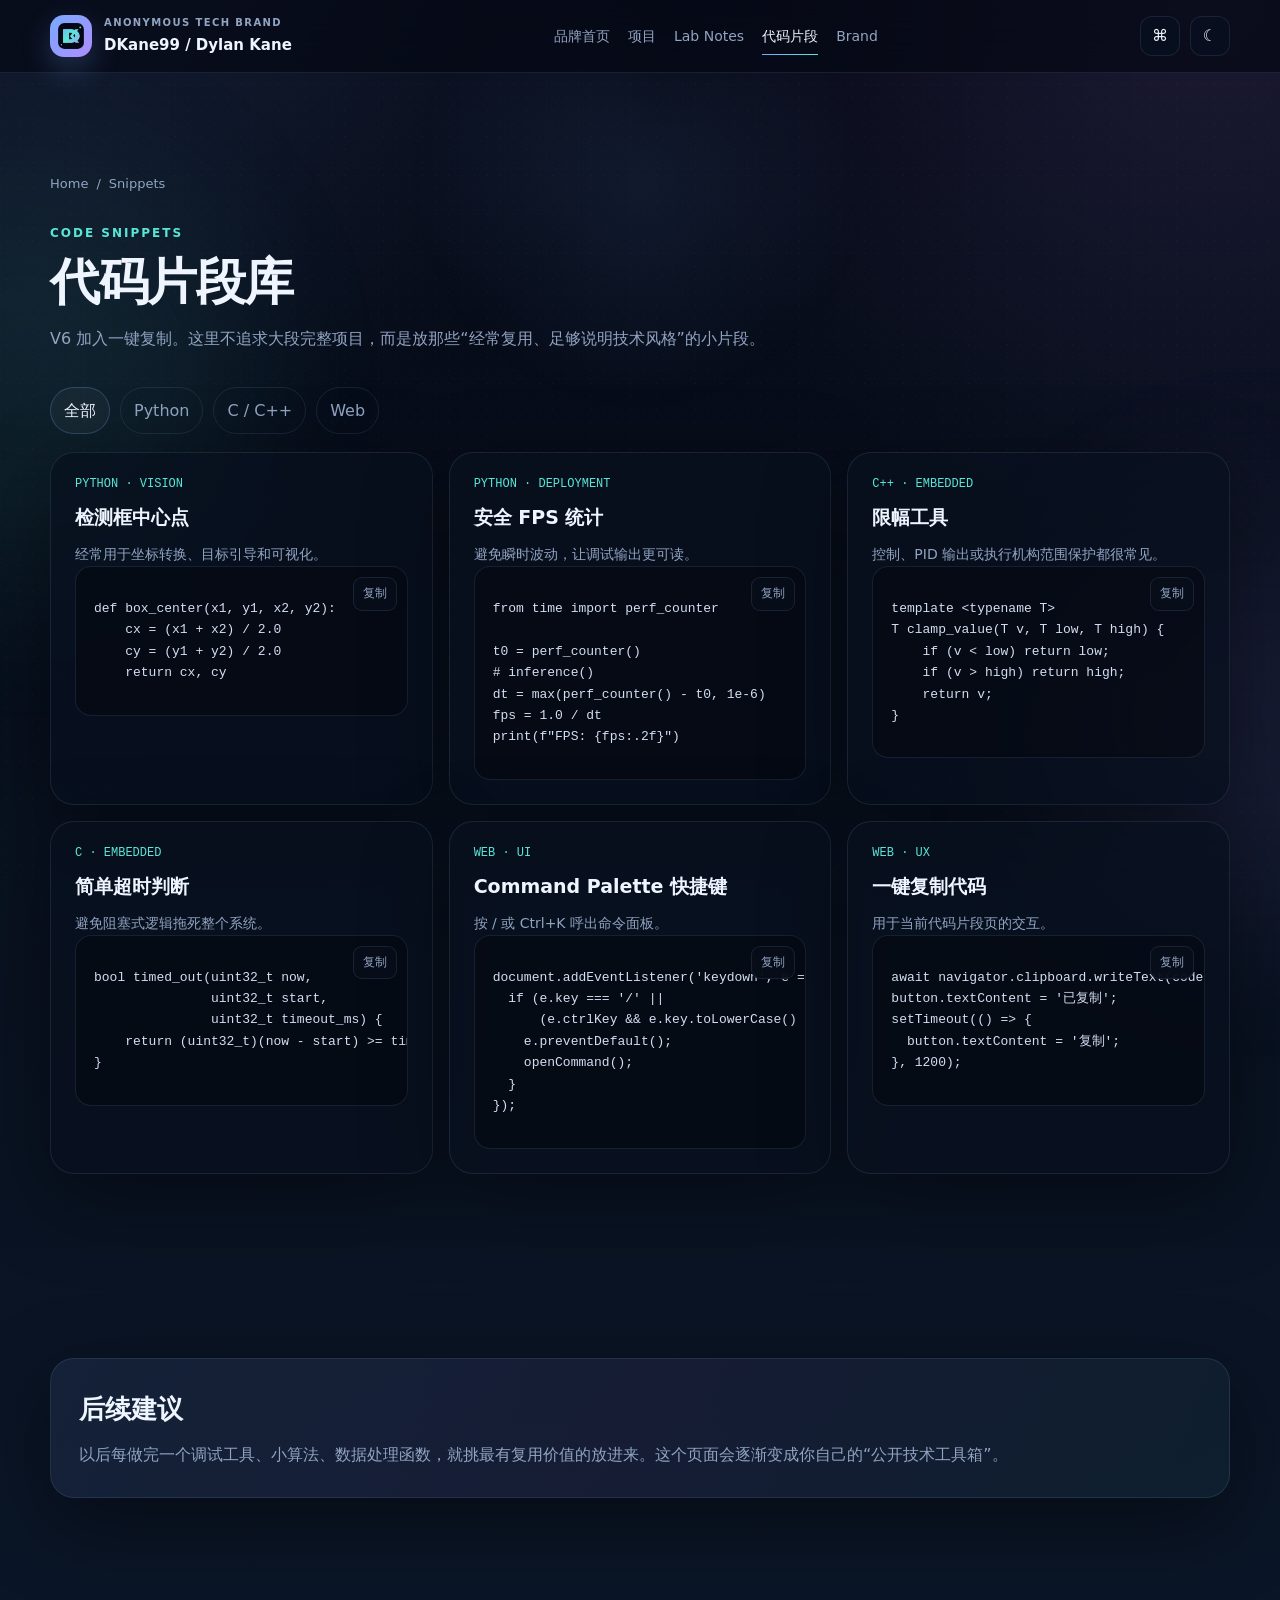
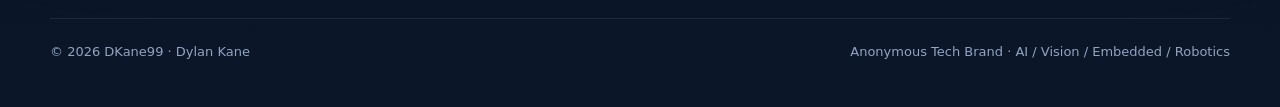
<file: snippets.html>
<!DOCTYPE html>
<html lang="zh-CN" data-theme="dark">
<head>
<meta charset="UTF-8"/><meta name="viewport" content="width=device-width,initial-scale=1.0"/>
<title>DKane99 · Code Snippets</title><meta name="description" content="DKane99 代码片段库。"/><meta name="theme-color" content="#050814"/>
<meta property="og:title" content="DKane99 · Code Snippets"/><meta property="og:description" content="DKane99 代码片段库。"/>
<meta property="og:image" content="https://dkane99.github.io/assets/og-cover.svg"/><meta property="og:type" content="website"/>
<link rel="icon" href="assets/favicon.svg" type="image/svg+xml"/><link rel="manifest" href="manifest.webmanifest"/><link rel="stylesheet" href="assets/style.css"/>
</head><body>
<div class="scroll-progress" id="scrollProgress"></div><div class="grid-bg"></div><div class="noise"></div><div class="mouse-glow"></div><div class="orb a"></div><div class="orb b"></div>
<div class="nav-wrap"><div class="container"><nav>
<a class="brand" href="index.html"><div class="mark"><img src="assets/logo.svg" alt="DKane99 logo"/></div><div><small>Anonymous Tech Brand</small><strong>DKane99 / Dylan Kane</strong></div></a>
<div class="nav-links"><a class="" href="index.html">品牌首页</a><a class="" href="projects.html">项目</a><a class="" href="notes.html">Lab Notes</a><a class="active" href="snippets.html">代码片段</a><a class="" href="brand.html">Brand</a></div><div class="nav-actions"><button class="icon-btn" id="commandBtn">⌘</button><button class="icon-btn" id="themeBtn">☾</button></div>
</nav></div></div>
<main>
<section class="container" style="padding-top:72px"><div class="breadcrumbs"><a href="index.html">Home</a><span>/</span><span>Snippets</span></div>
<div class="section-head reveal"><div class="section-kicker">Code Snippets</div><h1 class="section-title" style="margin-top:10px">代码片段库</h1><p class="section-desc">V6 加入一键复制。这里不追求大段完整项目，而是放那些“经常复用、足够说明技术风格”的小片段。</p></div>
<div class="filter-row reveal" data-group="snips"><button class="filter-btn active" data-group="snips" data-filter="all">全部</button><button class="filter-btn" data-group="snips" data-filter="python">Python</button><button class="filter-btn" data-group="snips" data-filter="cpp">C / C++</button><button class="filter-btn" data-group="snips" data-filter="web">Web</button></div>
<div class="grid3">
<article class="card reveal" data-item-group="snips" data-tags="python vision"><small>PYTHON · VISION</small><h3>检测框中心点</h3><p>经常用于坐标转换、目标引导和可视化。</p><div class="codeblock"><button class="copy-btn">复制</button><pre>def box_center(x1, y1, x2, y2):
    cx = (x1 + x2) / 2.0
    cy = (y1 + y2) / 2.0
    return cx, cy</pre></div></article>
<article class="card reveal" data-item-group="snips" data-tags="python deployment"><small>PYTHON · DEPLOYMENT</small><h3>安全 FPS 统计</h3><p>避免瞬时波动，让调试输出更可读。</p><div class="codeblock"><button class="copy-btn">复制</button><pre>from time import perf_counter

t0 = perf_counter()
# inference()
dt = max(perf_counter() - t0, 1e-6)
fps = 1.0 / dt
print(f"FPS: {fps:.2f}")</pre></div></article>
<article class="card reveal" data-item-group="snips" data-tags="cpp embedded"><small>C++ · EMBEDDED</small><h3>限幅工具</h3><p>控制、PID 输出或执行机构范围保护都很常见。</p><div class="codeblock"><button class="copy-btn">复制</button><pre>template &lt;typename T&gt;
T clamp_value(T v, T low, T high) {
    if (v &lt; low) return low;
    if (v &gt; high) return high;
    return v;
}</pre></div></article>
<article class="card reveal" data-item-group="snips" data-tags="cpp embedded"><small>C · EMBEDDED</small><h3>简单超时判断</h3><p>避免阻塞式逻辑拖死整个系统。</p><div class="codeblock"><button class="copy-btn">复制</button><pre>bool timed_out(uint32_t now,
               uint32_t start,
               uint32_t timeout_ms) {
    return (uint32_t)(now - start) &gt;= timeout_ms;
}</pre></div></article>
<article class="card reveal" data-item-group="snips" data-tags="web ui"><small>WEB · UI</small><h3>Command Palette 快捷键</h3><p>按 / 或 Ctrl+K 呼出命令面板。</p><div class="codeblock"><button class="copy-btn">复制</button><pre>document.addEventListener('keydown', e =&gt; {
  if (e.key === '/' ||
      (e.ctrlKey &amp;&amp; e.key.toLowerCase() === 'k')) {
    e.preventDefault();
    openCommand();
  }
});</pre></div></article>
<article class="card reveal" data-item-group="snips" data-tags="web ui"><small>WEB · UX</small><h3>一键复制代码</h3><p>用于当前代码片段页的交互。</p><div class="codeblock"><button class="copy-btn">复制</button><pre>await navigator.clipboard.writeText(code);
button.textContent = '已复制';
setTimeout(() =&gt; {
  button.textContent = '复制';
}, 1200);</pre></div></article>
</div></section>
<section><div class="container"><div class="callout reveal"><h3>后续建议</h3><p>以后每做完一个调试工具、小算法、数据处理函数，就挑最有复用价值的放进来。这个页面会逐渐变成你自己的“公开技术工具箱”。</p></div></div></section>
</main>
<footer><div class="container footer-row"><span>© 2026 DKane99 · Dylan Kane</span><span>Anonymous Tech Brand · AI / Vision / Embedded / Robotics</span></div></footer>
<div class="command" id="command"><div class="command-box"><div class="command-input"><span>⌘</span><input id="commandSearch" placeholder="输入目标：projects / notes / snippets / brand / github" autocomplete="off"/></div><div class="command-list">
<div class="command-item" data-go="index.html"><span>品牌首页</span><kbd>home</kbd></div>
<div class="command-item" data-go="projects.html"><span>项目详情</span><kbd>projects</kbd></div>
<div class="command-item" data-go="notes.html"><span>Lab Notes</span><kbd>notes</kbd></div>
<div class="command-item" data-go="snippets.html"><span>代码片段</span><kbd>snippets</kbd></div>
<div class="command-item" data-go="brand.html"><span>品牌系统</span><kbd>brand</kbd></div>
<div class="command-item" data-go="https://github.com/DKane99"><span>打开 GitHub</span><kbd>github</kbd></div>
</div></div></div><script src="assets/script.js"></script></body></html>
</file>
<file: assets/style.css>
:root{--bg:#050814;--bg2:#08111f;--bg3:#0b1628;--panel:rgba(9,16,31,.76);--panel2:rgba(8,15,28,.96);--text:#eef5ff;--muted:#91a4c2;--line:rgba(148,177,223,.13);--line2:rgba(129,169,236,.25);--blue:#78a9ff;--cyan:#58e7d7;--violet:#ae8dff;--pink:#ef80ff;--gold:#f1d589;--green:#61e8a9;--shadow:0 26px 84px rgba(0,0,0,.42);--radius:26px;--nav:rgba(5,8,20,.68);--max:1180px}
html[data-theme="light"]{--bg:#f7f9fd;--bg2:#eef3fb;--bg3:#fff;--panel:rgba(255,255,255,.88);--panel2:rgba(255,255,255,.97);--text:#142139;--muted:#60718e;--line:rgba(22,35,56,.09);--line2:rgba(60,115,255,.18);--blue:#3d73ff;--cyan:#079d92;--violet:#7148e4;--pink:#a83ccf;--gold:#9b6b00;--green:#0e9b65;--shadow:0 22px 64px rgba(44,69,112,.14);--nav:rgba(248,250,253,.84)}
*{box-sizing:border-box}html{scroll-behavior:smooth}body{margin:0;min-height:100vh;color:var(--text);background:radial-gradient(circle at 8% -10%,rgba(120,169,255,.16),transparent 28%),radial-gradient(circle at 95% 0%,rgba(174,141,255,.13),transparent 27%),linear-gradient(180deg,var(--bg),var(--bg2) 48%,var(--bg3));font-family:Inter,ui-sans-serif,system-ui,-apple-system,BlinkMacSystemFont,"Segoe UI","PingFang SC","Microsoft YaHei",sans-serif;line-height:1.72;overflow-x:hidden}a{color:inherit;text-decoration:none}button{font:inherit}code,pre{font-family:ui-monospace,SFMono-Regular,Menlo,Consolas,monospace}.container{width:min(var(--max),calc(100% - 40px));margin:auto}
.grid-bg,.noise,.mouse-glow{position:fixed;inset:0;pointer-events:none}.grid-bg{z-index:-3;opacity:.22;background-image:linear-gradient(to right,rgba(130,160,210,.08) 1px,transparent 1px),linear-gradient(to bottom,rgba(130,160,210,.08) 1px,transparent 1px);background-size:42px 42px;mask-image:linear-gradient(to bottom,#000 0%,rgba(0,0,0,.85) 55%,transparent 92%)}.noise{z-index:-2;opacity:.055;background-image:radial-gradient(rgba(255,255,255,.9) .55px,transparent .55px);background-size:13px 13px}.mouse-glow{z-index:-1;background:radial-gradient(500px circle at var(--mx,50%) var(--my,20%),rgba(120,169,255,.10),transparent 46%)}.orb{position:fixed;width:420px;height:420px;border-radius:50%;filter:blur(90px);pointer-events:none;z-index:-2;opacity:.09}.orb.a{left:-180px;top:18vh;background:var(--cyan)}.orb.b{right:-190px;top:56vh;background:var(--violet)}.scroll-progress{position:fixed;top:0;left:0;height:2px;width:0;background:linear-gradient(90deg,var(--blue),var(--cyan),var(--violet));z-index:120;box-shadow:0 0 16px rgba(120,169,255,.8)}
.nav-wrap{position:sticky;top:0;z-index:70;background:var(--nav);backdrop-filter:blur(18px);border-bottom:1px solid var(--line)}nav{height:72px;display:flex;align-items:center;justify-content:space-between;gap:24px}.brand{display:flex;align-items:center;gap:12px;font-weight:800}.mark{width:42px;height:42px;border-radius:14px;display:grid;place-items:center;background:linear-gradient(135deg,var(--blue),var(--violet));box-shadow:0 12px 30px rgba(120,169,255,.24)}.mark img{width:28px;height:28px}.brand small{display:block;color:var(--muted);font-size:10px;text-transform:uppercase;letter-spacing:1.4px}.brand strong{font-size:15px}.nav-links{display:flex;align-items:center;gap:18px;color:var(--muted);font-size:14px}.nav-links a{position:relative}.nav-links a::after{content:"";position:absolute;left:0;right:100%;bottom:-7px;height:1px;background:linear-gradient(90deg,var(--blue),var(--cyan));transition:.2s}.nav-links a:hover,.nav-links a.active{color:var(--text)}.nav-links a:hover::after,.nav-links a.active::after{right:0}.nav-actions{display:flex;align-items:center;gap:10px}.icon-btn{width:40px;height:40px;border:1px solid var(--line);border-radius:12px;background:var(--panel);color:var(--text);display:grid;place-items:center;cursor:pointer;transition:.2s}.icon-btn:hover{border-color:var(--line2);transform:translateY(-1px)}
.hero{min-height:calc(100vh - 72px);display:grid;grid-template-columns:1.06fr .94fr;gap:62px;align-items:center;padding:84px 0 72px}.eyebrow{display:inline-flex;align-items:center;gap:9px;padding:8px 12px;border-radius:999px;border:1px solid var(--line);background:rgba(255,255,255,.025);color:var(--muted);font-size:13px;font-weight:750}.pulse{width:8px;height:8px;border-radius:50%;background:var(--green);box-shadow:0 0 0 6px rgba(97,232,169,.08),0 0 20px rgba(97,232,169,.45)}h1{font-size:clamp(54px,7vw,92px);line-height:.98;letter-spacing:-3.5px;margin:24px 0 18px}.gradient{background:linear-gradient(90deg,var(--blue),var(--cyan) 42%,var(--violet) 76%,var(--pink));-webkit-background-clip:text;background-clip:text;color:transparent}.subline{font-size:clamp(18px,2.2vw,24px);font-weight:760;margin:0 0 12px}.lead{max-width:760px;font-size:17px;color:var(--muted);margin:0 0 26px}.typing-line{font:700 14px/1.6 ui-monospace,SFMono-Regular,Menlo,monospace;color:var(--cyan);min-height:24px;margin:0 0 16px}.typing-caret{display:inline-block;width:8px;height:16px;margin-left:3px;background:currentColor;vertical-align:-2px;animation:blink .95s steps(1) infinite}@keyframes blink{50%{opacity:0}}
.hero-tags,.chips,.meta-row,.cta{display:flex;flex-wrap:wrap;gap:10px}.tag,.chip,.meta-row span{padding:7px 11px;border-radius:999px;border:1px solid var(--line);background:rgba(255,255,255,.03);color:var(--muted);font-size:12px}.btn{display:inline-flex;align-items:center;gap:8px;padding:12px 18px;border-radius:14px;border:1px solid var(--line);font-size:14px;font-weight:800;transition:.22s;background:transparent;color:var(--text);cursor:pointer}.btn.primary{background:linear-gradient(135deg,var(--blue),var(--violet));color:#fff;border-color:transparent;box-shadow:0 16px 42px rgba(120,169,255,.22)}.btn:hover{transform:translateY(-2px)}
.hero-shell{position:relative;border-radius:32px;padding:18px;border:1px solid var(--line);background:linear-gradient(180deg,rgba(255,255,255,.06),rgba(255,255,255,.02));box-shadow:var(--shadow);transform-style:preserve-3d;transition:transform .16s ease-out}.visual-core{position:relative;overflow:hidden;border-radius:24px;aspect-ratio:4/5;background:radial-gradient(circle at 50% 34%,rgba(120,169,255,.17),transparent 20%),radial-gradient(circle at 50% 46%,rgba(88,231,215,.06),transparent 38%),linear-gradient(150deg,#101b36,#07101e 66%,#0b1730)}.visual-core::before{content:"";position:absolute;inset:0;background:linear-gradient(180deg,transparent 52%,rgba(4,9,20,.88))}.ring,.ring2,.ring3{position:absolute;border-radius:50%;left:50%;top:43%;transform:translate(-50%,-50%)}.ring{width:220px;height:220px;border:1px solid rgba(120,169,255,.22)}.ring2{width:300px;height:300px;border:1px dashed rgba(88,231,215,.16);animation:rotate 16s linear infinite}.ring3{width:360px;height:360px;border:1px dotted rgba(174,141,255,.14);animation:rotateBack 24s linear infinite}@keyframes rotate{to{transform:translate(-50%,-50%) rotate(360deg)}}@keyframes rotateBack{to{transform:translate(-50%,-50%) rotate(-360deg)}}.cross{position:absolute;inset:0;background:linear-gradient(to right,transparent calc(50% - .5px),rgba(120,169,255,.09) calc(50% - .5px),rgba(120,169,255,.09) calc(50% + .5px),transparent calc(50% + .5px)),linear-gradient(to bottom,transparent calc(43% - .5px),rgba(120,169,255,.09) calc(43% - .5px),rgba(120,169,255,.09) calc(43% + .5px),transparent calc(43% + .5px))}.core-avatar{position:absolute;left:50%;top:43%;transform:translate(-50%,-50%);width:178px;height:178px;border-radius:50%;display:grid;place-items:center;background:radial-gradient(circle at 30% 30%,rgba(88,231,215,.24),rgba(174,141,255,.10) 52%,rgba(255,255,255,.02));border:1px solid rgba(120,169,255,.24);box-shadow:0 0 64px rgba(120,169,255,.17)}.core-avatar img{width:112px;height:112px;filter:drop-shadow(0 0 18px rgba(120,169,255,.28))}.scanline{position:absolute;left:0;right:0;height:92px;top:8%;background:linear-gradient(180deg,transparent,rgba(88,231,215,.10),transparent);filter:blur(7px);animation:scan 6s linear infinite}@keyframes scan{0%{transform:translateY(-90px)}100%{transform:translateY(420px)}}.hud{position:absolute;left:24px;right:24px;bottom:22px;z-index:2;display:flex;align-items:flex-end;justify-content:space-between;gap:12px}.hud strong{font-size:22px;display:block}.hud small{display:block;color:#c7d6ea;font-size:13px;margin-top:4px}.hud-status{display:grid;gap:8px;text-align:right}.badge{padding:7px 10px;border-radius:10px;border:1px solid var(--line);background:rgba(7,15,29,.8);font:12px/1.3 ui-monospace,SFMono-Regular,Menlo,monospace;color:#c6d4e8}.float-panel{position:absolute;padding:12px 14px;border-radius:16px;border:1px solid var(--line);background:var(--panel2);box-shadow:var(--shadow)}.float-a{right:-24px;top:22px;color:var(--muted);font-size:12px}.float-a b{display:block;color:var(--text);font-size:14px;margin-bottom:2px}.float-b{left:-28px;bottom:34px;min-width:230px;font:12px/1.62 ui-monospace,SFMono-Regular,Menlo,monospace;color:#c2d1e8}.float-b .x{color:var(--cyan)}.float-b .y{color:var(--violet)}.float-b .z{color:var(--gold)}
section{padding:92px 0}.section-head{margin-bottom:34px}.section-kicker{color:var(--cyan);font-size:12px;font-weight:900;letter-spacing:2px;text-transform:uppercase;margin-bottom:10px}.section-title{font-size:clamp(34px,4vw,50px);line-height:1.14;letter-spacing:-1.5px;margin:0 0 14px}.section-desc{color:var(--muted);max-width:800px;margin:0}.panel{border:1px solid var(--line);background:var(--panel);border-radius:var(--radius);box-shadow:var(--shadow)}.pad{padding:28px}
.grid2{display:grid;grid-template-columns:1fr 1fr;gap:18px}.grid3{display:grid;grid-template-columns:repeat(3,1fr);gap:16px}.grid4{display:grid;grid-template-columns:repeat(4,1fr);gap:14px}.card{position:relative;padding:24px;border-radius:24px;border:1px solid var(--line);background:var(--panel);box-shadow:var(--shadow);transition:.24s;overflow:hidden}.card:hover{transform:translateY(-4px);border-color:var(--line2)}.card h3{margin:0 0 8px;font-size:19px}.card p{margin:0;color:var(--muted);font-size:14px}.card small{display:block;color:var(--cyan);font:12px ui-monospace,monospace;margin-bottom:10px}.project-card{min-height:360px;background:linear-gradient(180deg,rgba(255,255,255,.058),rgba(255,255,255,.018))}.project-card::before{content:"";position:absolute;width:220px;height:220px;right:-100px;top:-110px;border-radius:50%;background:var(--glow,rgba(120,169,255,.16));filter:blur(8px)}.project-card h3{font-size:23px;line-height:1.34;position:relative}.project-card p{position:relative}.project-foot{position:absolute;left:24px;right:24px;bottom:22px;display:flex;align-items:center;justify-content:space-between;color:var(--muted);font-size:12px}.project-foot strong{color:var(--text)}
.callout{padding:28px;border-radius:24px;border:1px solid var(--line);background:linear-gradient(135deg,rgba(120,169,255,.09),rgba(174,141,255,.07),rgba(88,231,215,.05));box-shadow:var(--shadow)}.callout h3{margin:0 0 10px;font-size:26px}.callout p{margin:0;color:var(--muted)}.terminal{padding:24px;border-radius:24px;border:1px solid var(--line);background:linear-gradient(180deg,rgba(6,12,24,.97),rgba(8,16,30,.94));box-shadow:var(--shadow)}.term-head{display:flex;align-items:center;gap:8px;margin-bottom:18px}.dotr,.doty,.dotg{width:10px;height:10px;border-radius:50%}.dotr{background:#ff6262}.doty{background:#ffd76d}.dotg{background:#4ee3a1}.term-body{font:13px/1.75 ui-monospace,SFMono-Regular,Menlo,monospace;color:#c9d7eb;white-space:pre-wrap}.term-cmd{color:var(--cyan)}.term-key{color:#85b5ff}.term-ok{color:var(--gold)}.arch-list{display:grid;gap:14px}.arch-item{padding:17px 18px;border-radius:18px;border:1px solid var(--line);background:rgba(255,255,255,.025)}.arch-item strong{display:block;font-size:16px;margin-bottom:6px}.arch-item span{display:block;color:var(--muted);font-size:14px}
.codeblock{position:relative;background:rgba(0,0,0,.30);border:1px solid var(--line);border-radius:16px;padding:18px;overflow:auto;color:#d4def2;font-size:13px;line-height:1.65}.copy-btn{position:absolute;top:10px;right:10px;padding:6px 9px;border:1px solid var(--line);border-radius:9px;background:var(--panel2);color:var(--muted);cursor:pointer;font-size:12px}.copy-btn:hover{color:var(--text)}.filter-row{display:flex;flex-wrap:wrap;gap:10px;margin-bottom:18px}.filter-btn{padding:9px 13px;border-radius:999px;border:1px solid var(--line);background:transparent;color:var(--muted);cursor:pointer}.filter-btn.active,.filter-btn:hover{color:var(--text);border-color:var(--line2);background:rgba(255,255,255,.04)}
.article{max-width:860px;margin:auto}.article h1{font-size:clamp(42px,6vw,72px);margin-bottom:14px}.article h2{font-size:30px;margin:46px 0 14px}.article h3{font-size:21px;margin:30px 0 10px}.article p,.article li{color:var(--muted);font-size:16px}.article strong{color:var(--text)}.article blockquote{margin:30px 0;padding:18px 22px;border-left:3px solid var(--cyan);background:rgba(255,255,255,.025);border-radius:0 16px 16px 0;color:var(--text)}.article ul{padding-left:22px}.article-meta{display:flex;flex-wrap:wrap;gap:10px;margin-bottom:30px}.article-meta span{padding:7px 10px;border-radius:999px;border:1px solid var(--line);font-size:12px;color:var(--muted)}
.kpi{padding:20px;border-radius:20px;border:1px solid var(--line);background:var(--panel)}.kpi small{display:block;color:var(--muted);font:11px ui-monospace,monospace;letter-spacing:1px}.kpi strong{display:block;font-size:20px;margin-top:8px}.bar{height:6px;border-radius:999px;background:rgba(255,255,255,.05);overflow:hidden;margin-top:14px}.bar span{display:block;height:100%;border-radius:999px;background:linear-gradient(90deg,var(--blue),var(--cyan),var(--violet))}.logo-show{min-height:110px;display:grid;place-items:center}.logo-show img{max-width:100%;max-height:94px}
.contact-box{display:flex;align-items:center;justify-content:space-between;gap:24px;padding:34px;border-radius:28px;border:1px solid var(--line);background:linear-gradient(135deg,rgba(120,169,255,.10),rgba(174,141,255,.08),rgba(88,231,215,.07));box-shadow:var(--shadow)}.contact-box h2{margin:0 0 10px;font-size:34px;letter-spacing:-1px}.contact-box p{margin:0;color:var(--muted);max-width:680px}
.command{position:fixed;inset:0;z-index:140;display:none;place-items:start center;padding-top:14vh;background:rgba(3,6,14,.56);backdrop-filter:blur(12px)}.command.open{display:grid}.command-box{width:min(640px,calc(100% - 28px));border:1px solid var(--line2);border-radius:22px;background:var(--panel2);box-shadow:0 34px 100px rgba(0,0,0,.5);overflow:hidden}.command-input{display:flex;align-items:center;gap:10px;padding:16px 18px;border-bottom:1px solid var(--line)}.command-input input{width:100%;border:0;outline:0;background:transparent;color:var(--text);font:14px ui-monospace,SFMono-Regular,Menlo,monospace}.command-list{padding:10px}.command-item{display:flex;align-items:center;justify-content:space-between;gap:12px;padding:12px 14px;border-radius:14px;color:var(--muted);cursor:pointer}.command-item:hover{background:rgba(255,255,255,.04);color:var(--text)}.command-item kbd{font:11px ui-monospace,monospace;border:1px solid var(--line);padding:4px 6px;border-radius:7px}
footer{padding:28px 0 44px;color:var(--muted);font-size:13px}.footer-row{display:flex;justify-content:space-between;gap:14px;flex-wrap:wrap;border-top:1px solid var(--line);padding-top:22px}.reveal{opacity:0;transform:translateY(22px);transition:opacity .7s ease,transform .7s ease}.reveal.show{opacity:1;transform:none}.breadcrumbs{display:flex;gap:8px;flex-wrap:wrap;color:var(--muted);font-size:13px;margin:28px 0}.breadcrumbs a:hover{color:var(--text)}
@media(max-width:1080px){.hero,.grid2{grid-template-columns:1fr}.grid3{grid-template-columns:1fr 1fr}.grid4{grid-template-columns:1fr 1fr}}@media(max-width:760px){.nav-links{display:none}.hero{gap:30px;padding:62px 0}.grid3,.grid4{grid-template-columns:1fr}.contact-box{flex-direction:column;align-items:flex-start}.float-a,.float-b{position:static;margin-top:14px}.hero-shell{padding:14px}h1{letter-spacing:-2px}.hud{align-items:flex-start;flex-direction:column}.hud-status{text-align:left}.article{max-width:100%}}@media(max-width:520px){.container{width:min(100% - 24px,var(--max))}.contact-box h2{font-size:28px}}
</file>
